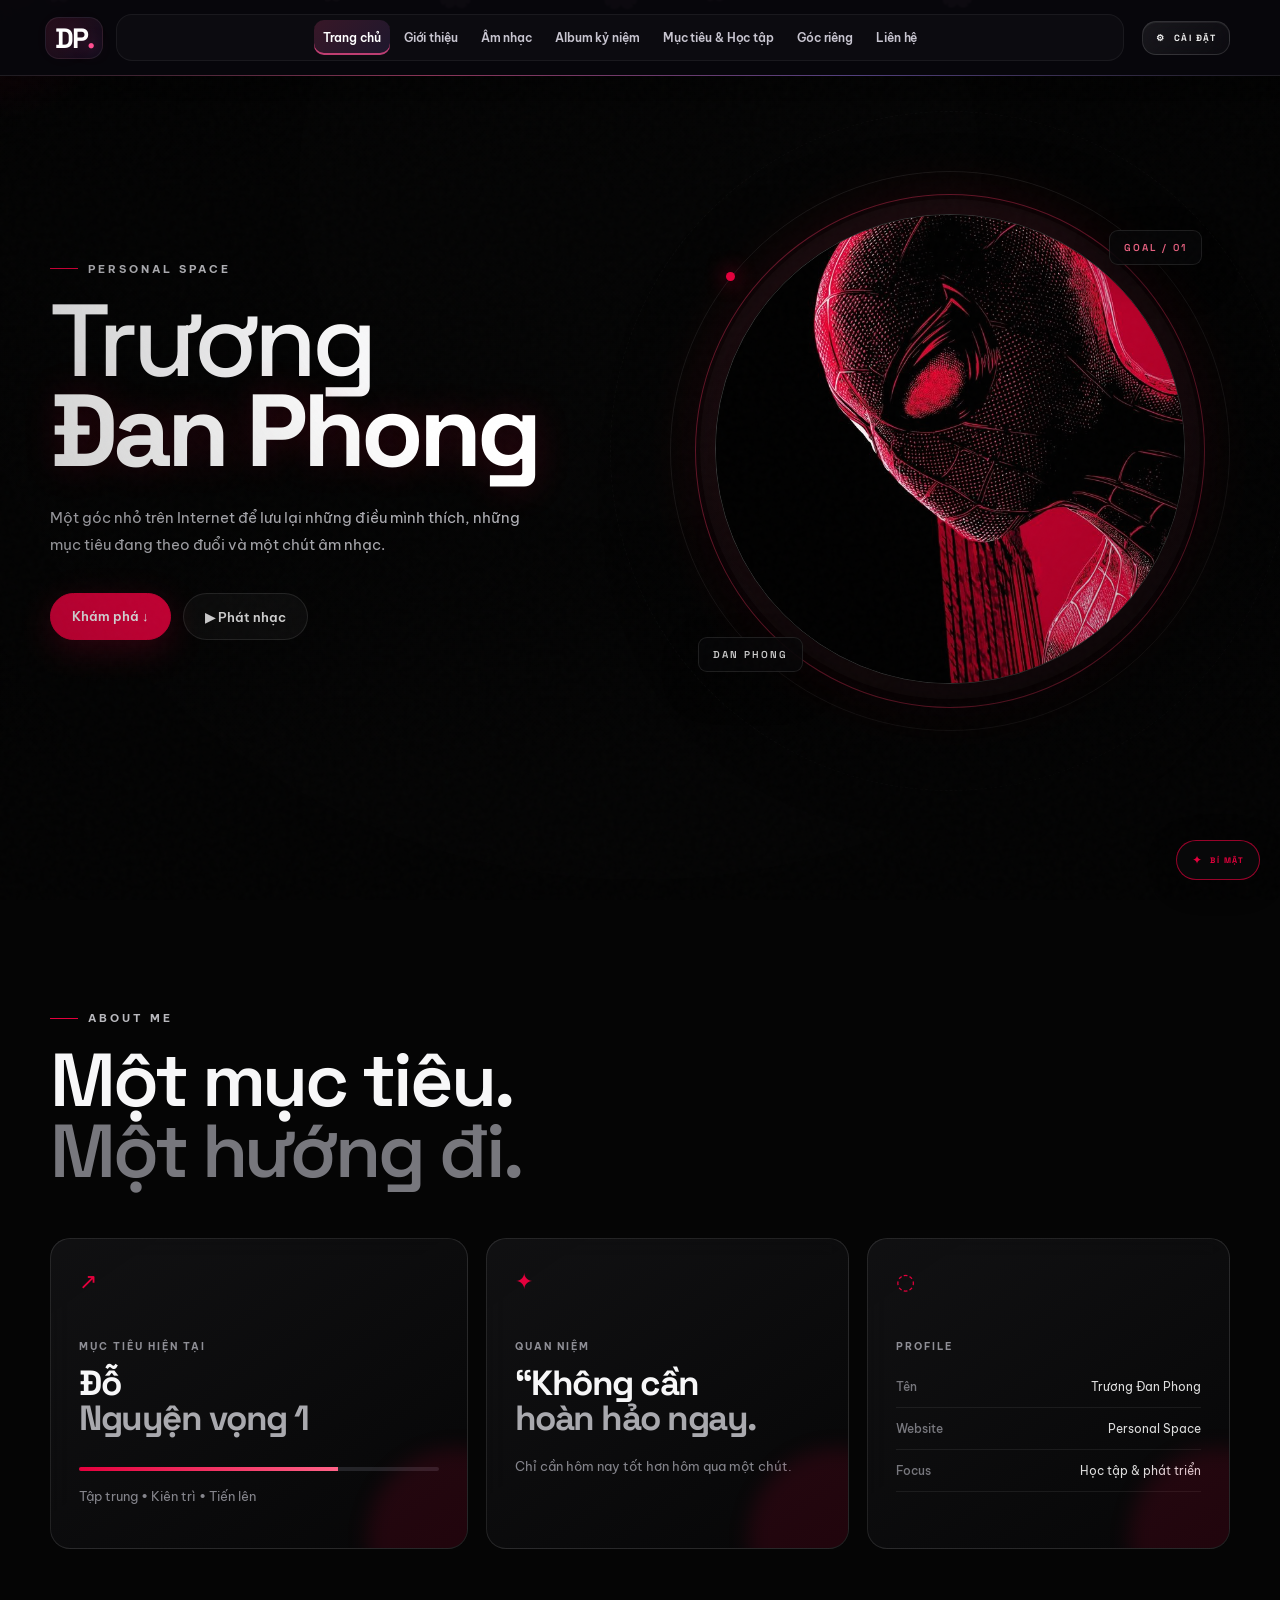
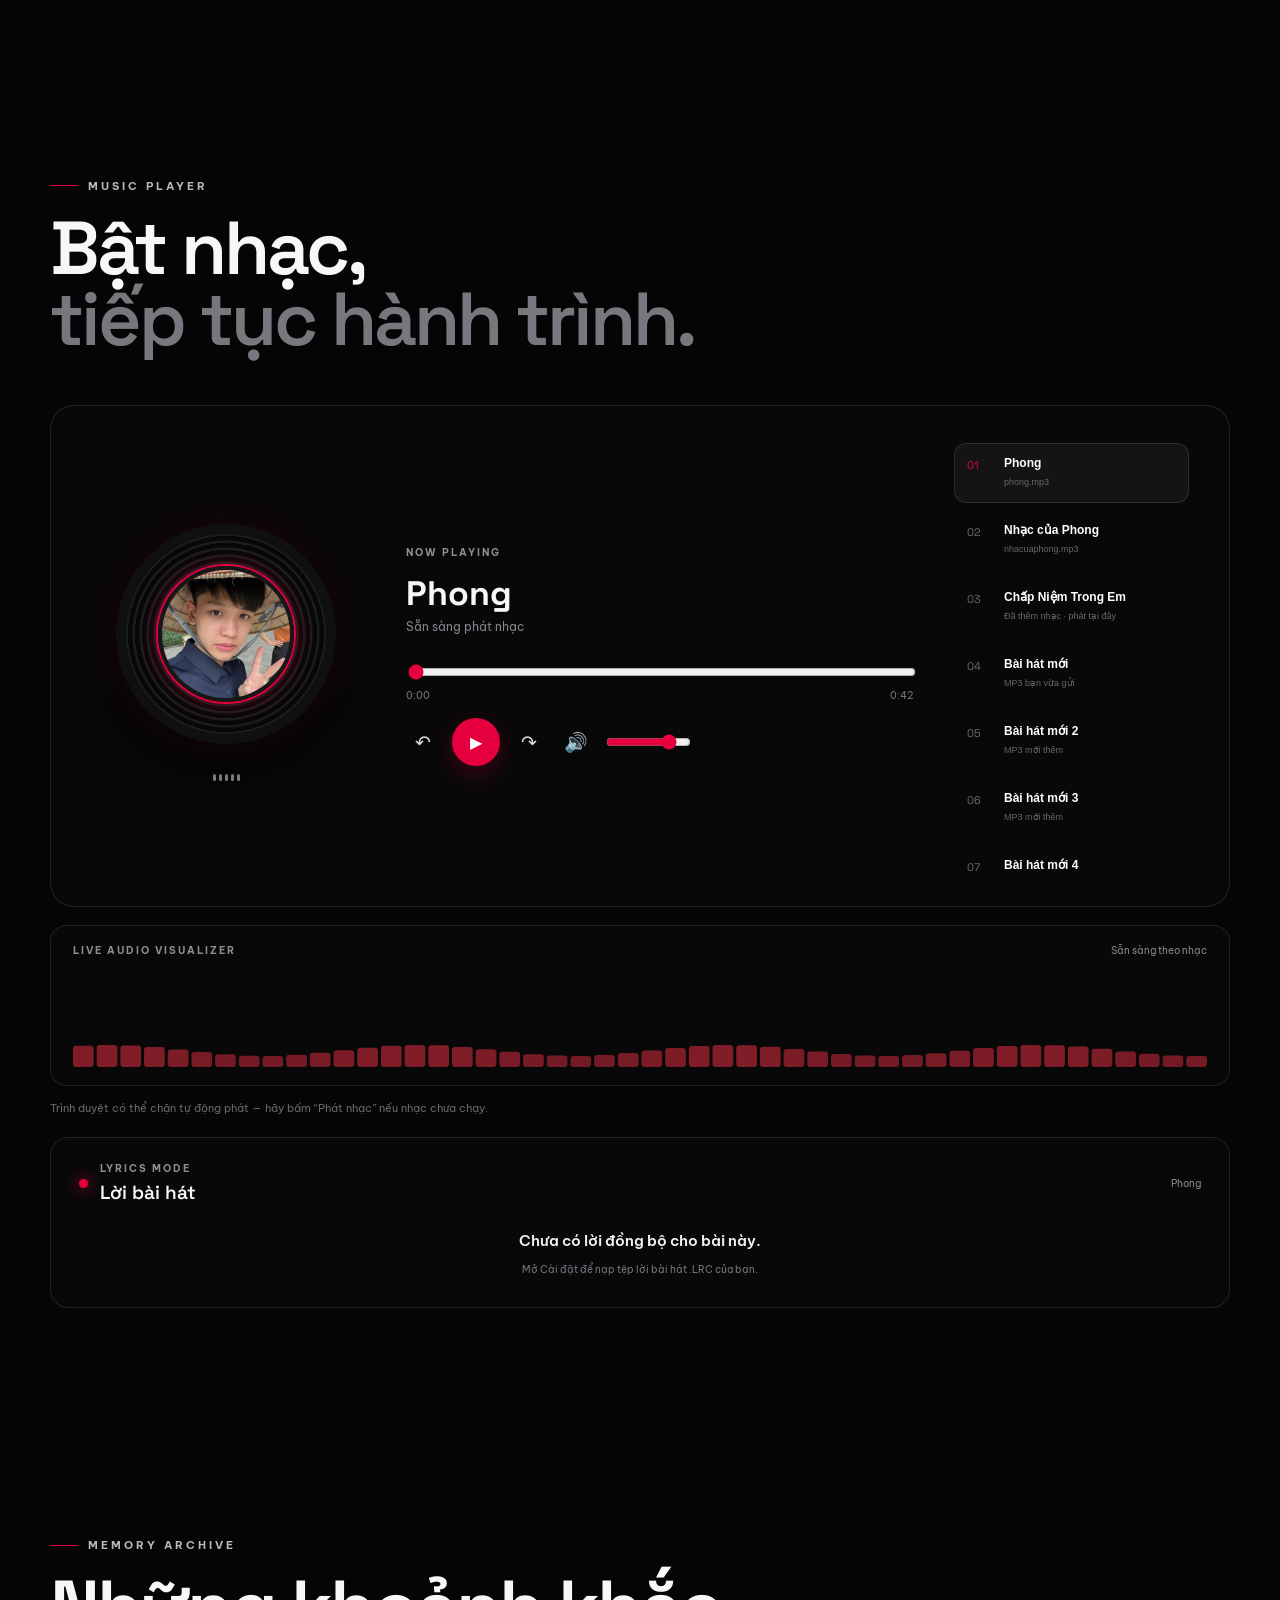
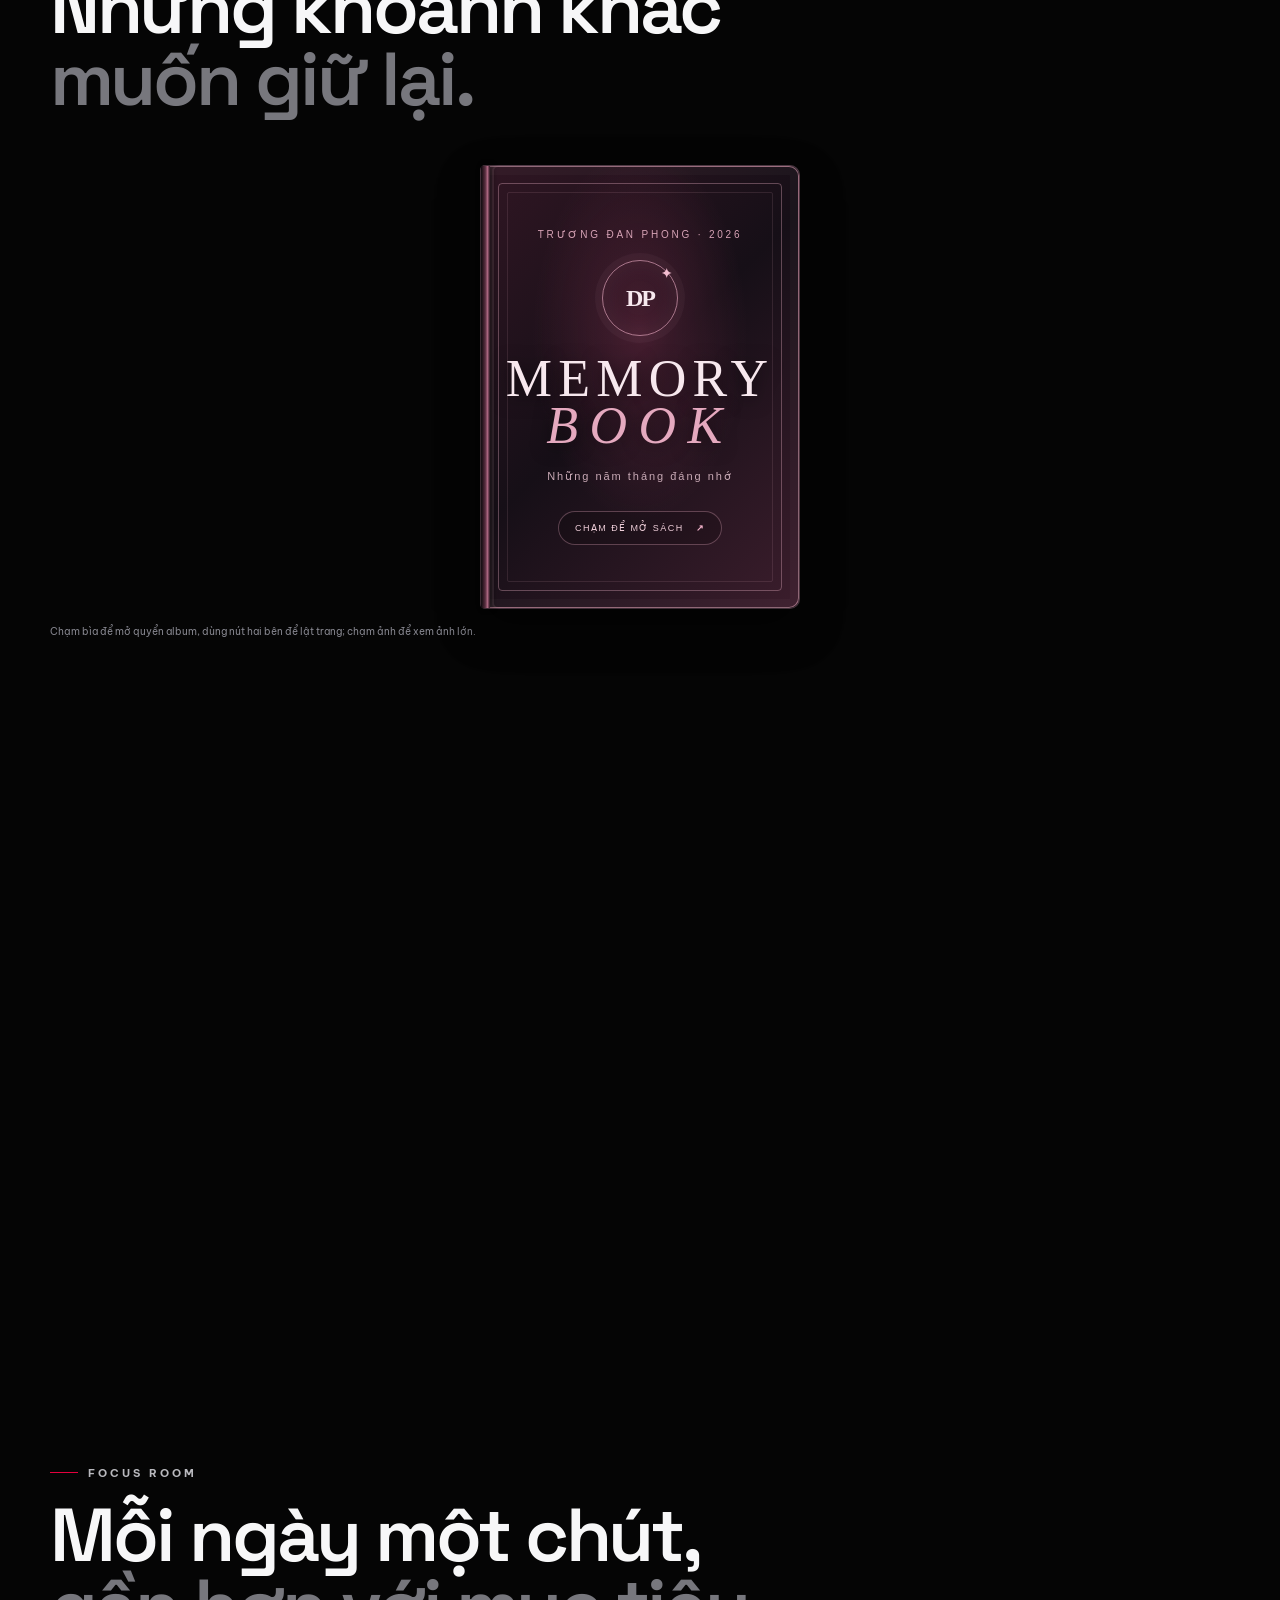
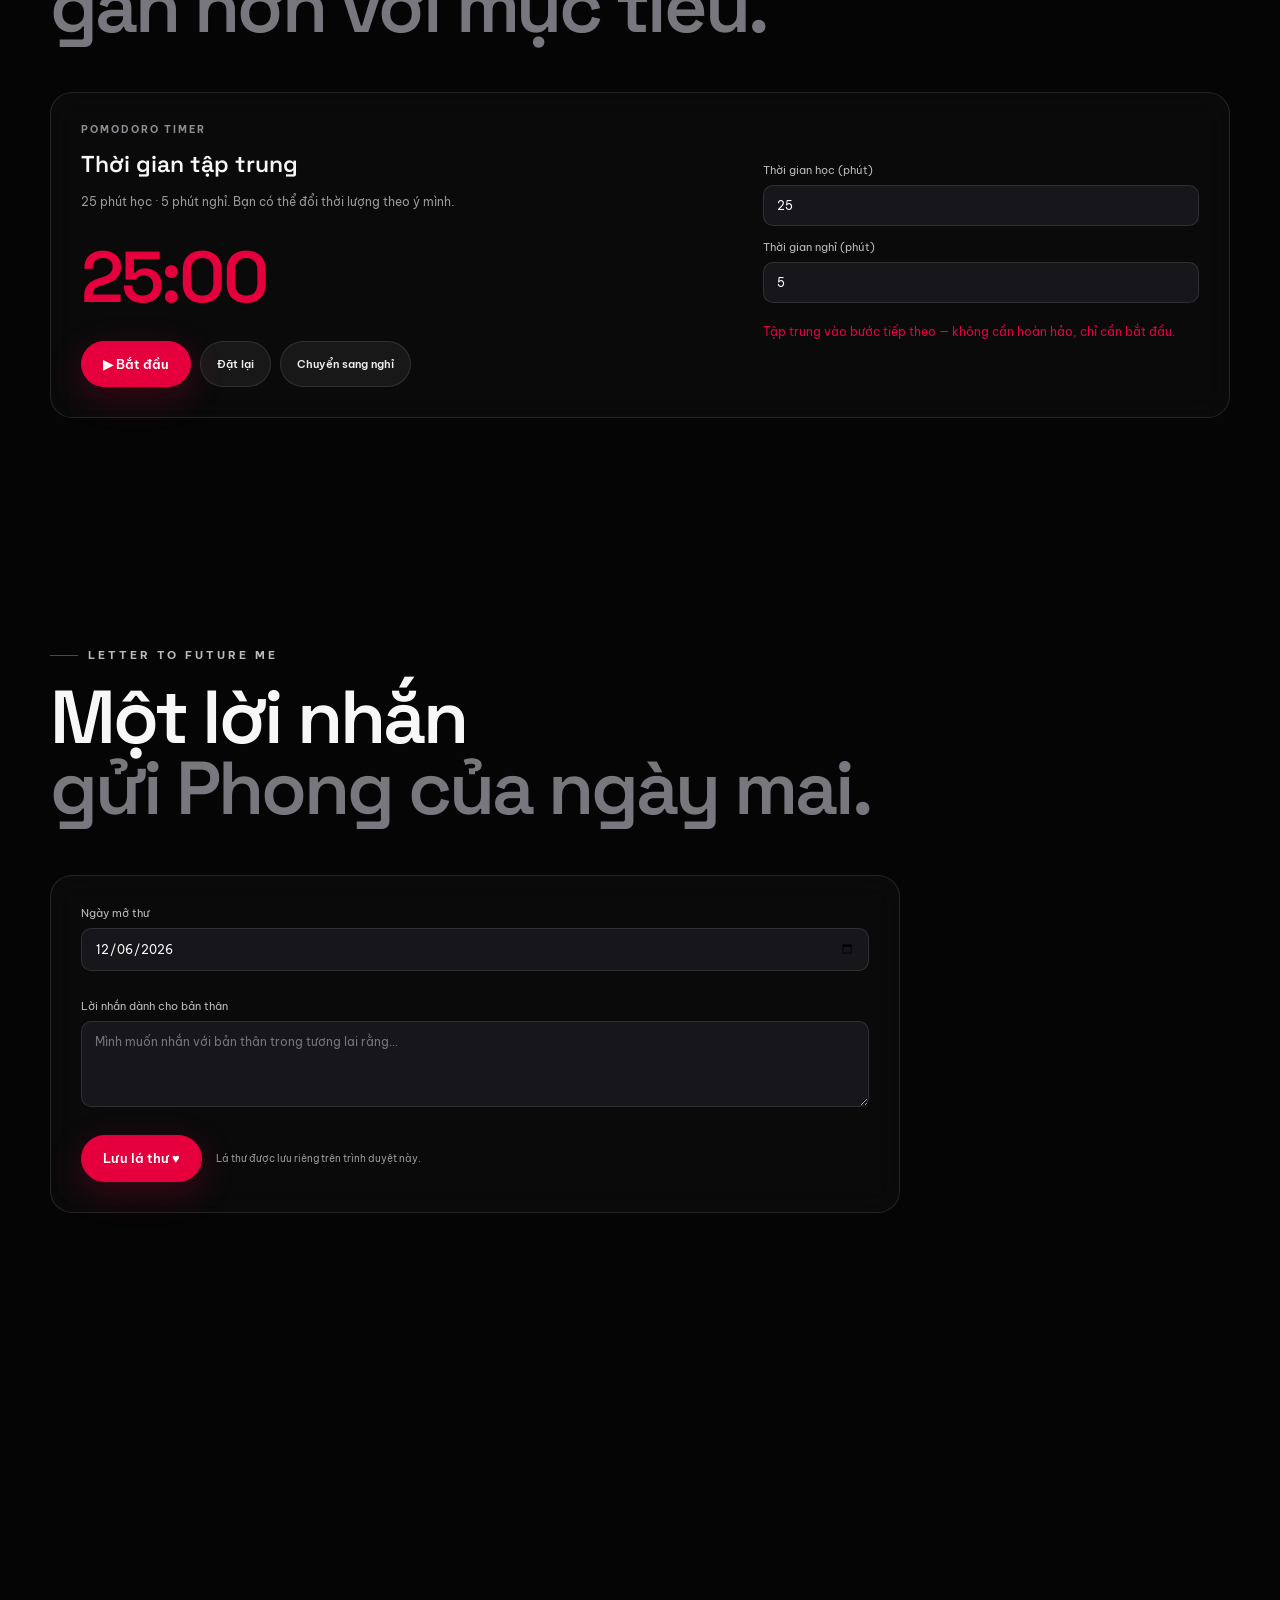
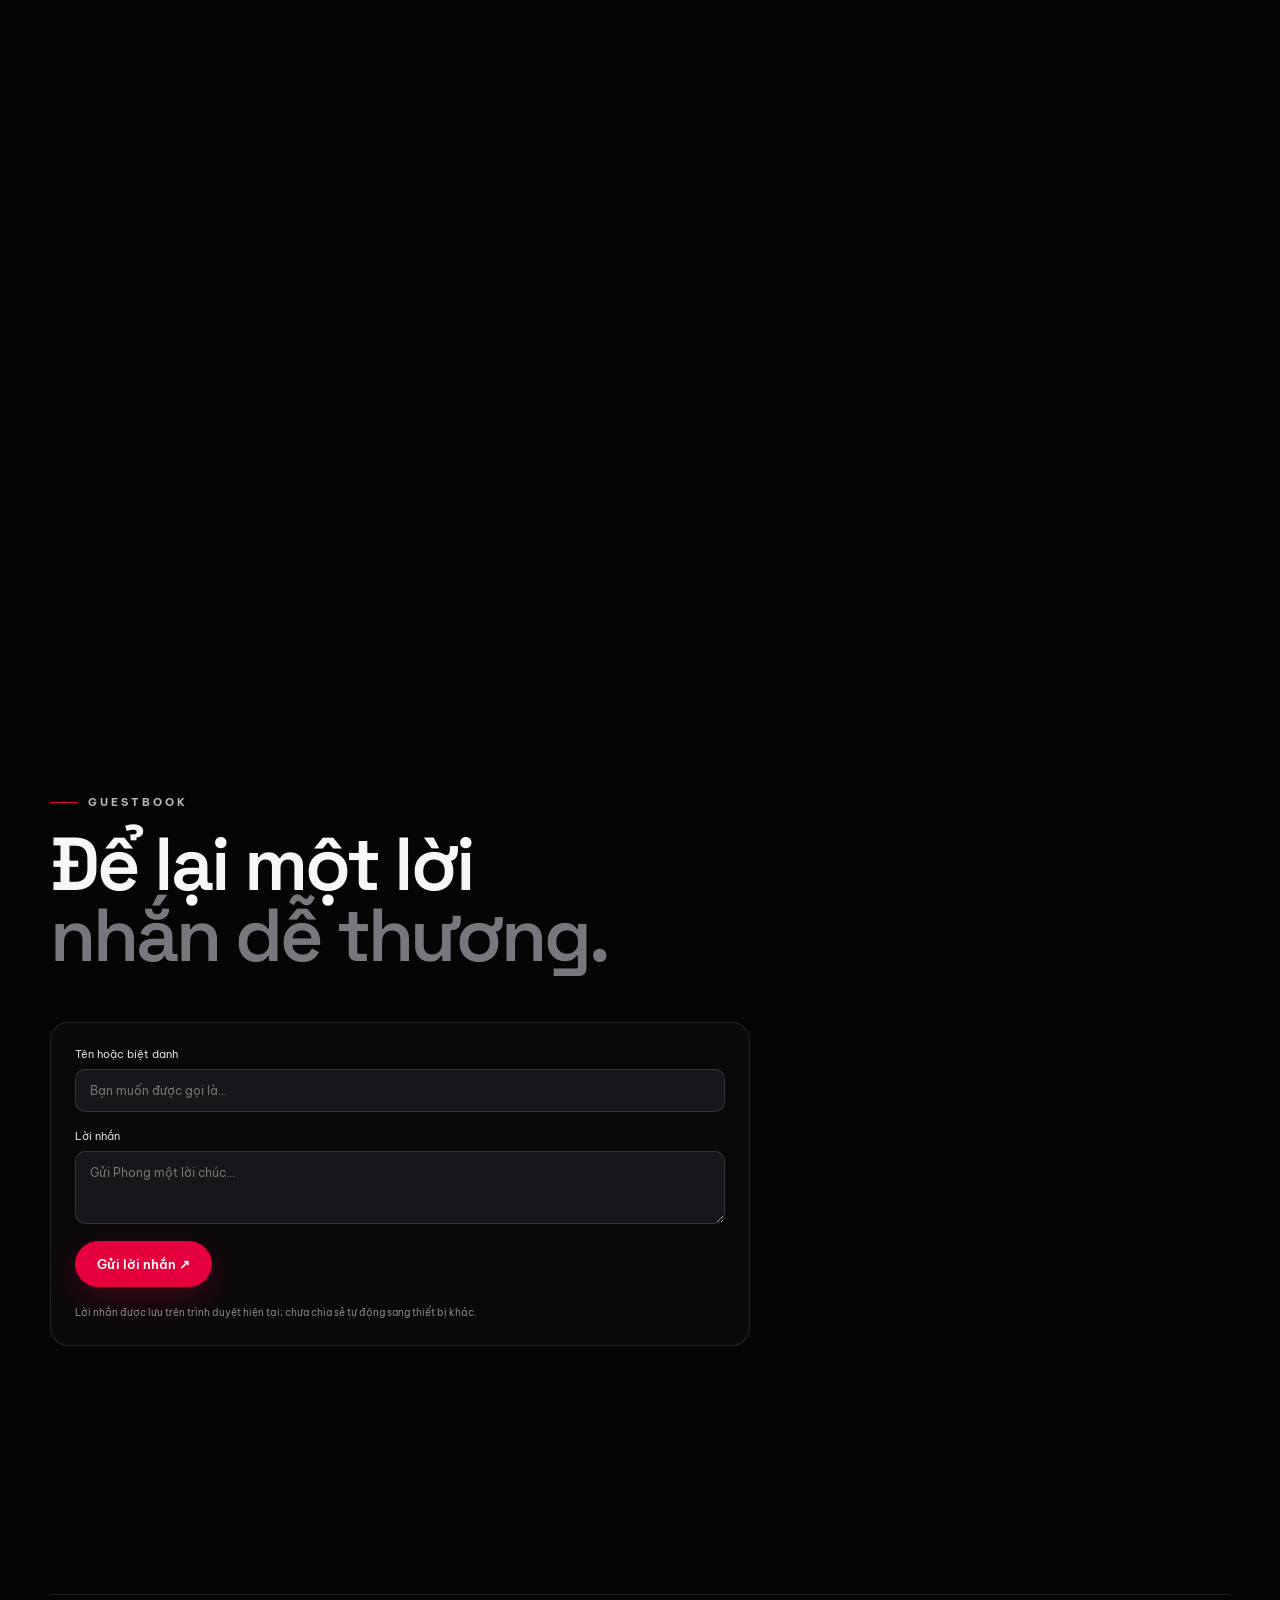
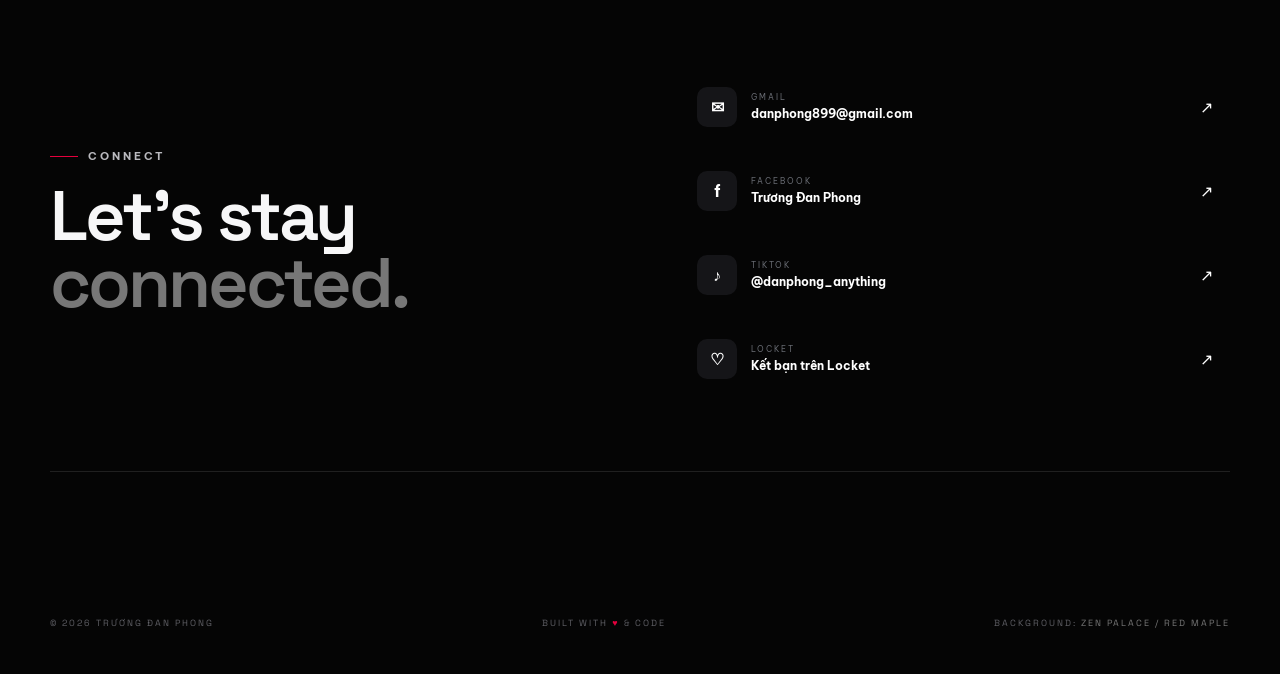
<file: index.html>
<!DOCTYPE html>
<html lang="vi">
<head>
  <meta charset="UTF-8" />
  <meta name="viewport" content="width=device-width, initial-scale=1.0" />
  <meta name="theme-color" content="#090909" />
  <meta name="description" content="Trang cá nhân của Trương Đan Phong." />
  <title>Trương Đan Phong — Personal Space</title>
  <link rel="stylesheet" href="style.css" />
  <meta name="google-site-verification" content="0ykB7G85hR7yE3mkYdB50hmFQmrDyuaSuJd6EAANnDs" />
</head>
<body>
  <div class="bg">
    <video class="bg-video" muted autoplay loop playsinline webkit-playsinline preload="metadata">
      <source src="https://moewalls.com/wp-content/uploads/preview/2026/zen-palace-japanese-red-maple-preview.webm" type="video/webm">
    </video>
  </div>
  <div class="noise"></div>
  <div id="petals" aria-hidden="true"></div>
  <div id="cursorGlow" aria-hidden="true"></div>

  <header class="topbar">
    <a class="brand" href="#home">DP<span>.</span></a>
    <nav aria-label="Điều hướng các mục">
      <a href="#home">Trang chủ</a>
      <a href="#about">Giới thiệu</a>
      <a href="#music">Âm nhạc</a>
      <a href="#memories">Album kỷ niệm</a>
      <a href="#countdown">Mục tiêu &amp; Học tập</a>
      <a href="#futureLetter">Góc riêng</a>
      <a href="#contact">Liên hệ</a>
    </nav>
    <div class="topbar-tools"><button class="settings-open" id="openSettings" aria-label="Mở cài đặt">⚙ <span>CÀI ĐẶT</span></button><button class="menu-btn" aria-label="Mở menu">☰</button></div>
  </header>

  <main id="home">
    <section class="hero">
      <div class="hero-copy reveal">
        <p class="eyebrow"><span></span> PERSONAL SPACE</p>
        <h1>Trương<br><strong>Đan Phong</strong></h1>
        <p class="intro">
          Một góc nhỏ trên Internet để lưu lại những điều mình thích,
          những mục tiêu đang theo đuổi và một chút âm nhạc.
        </p>
        <div class="hero-actions">
          <a class="btn primary" href="#about">Khám phá <span>↓</span></a>
          <button class="btn ghost" id="heroPlay">▶ Phát nhạc</button>
        </div>
      </div>

      <div class="hero-visual reveal">
        <div class="orbit orbit-1"></div>
        <div class="orbit orbit-2"></div>
        <div class="avatar-wrap" id="avatarWrap">
          <div class="avatar-ring"></div>
          <img loading="lazy" decoding="async" src="assets/avatar.jpg" alt="Ảnh đại diện Trương Đan Phong" class="avatar" />
        </div>
        <div class="floating-tag tag-1">GOAL / 01</div>
        <div class="floating-tag tag-2">DAN PHONG</div>
      </div>
    </section>

    <section class="section about" id="about">
      <div class="section-heading reveal">
        <p class="eyebrow"><span></span> ABOUT ME</p>
        <h2>Một mục tiêu.<br><em>Một hướng đi.</em></h2>
      </div>

      <div class="info-grid">
        <article class="info-card goal-card reveal tilt">
          <div class="card-icon">↗</div>
          <p class="card-label">MỤC TIÊU HIỆN TẠI</p>
          <h3>Đỗ<br><span>Nguyện vọng 1</span></h3>
          <div class="progress"><i></i></div>
          <p class="muted">Tập trung • Kiên trì • Tiến lên</p>
        </article>

        <article class="info-card reveal tilt">
          <div class="card-icon">✦</div>
          <p class="card-label">QUAN NIỆM</p>
          <h3>“Không cần<br><span>hoàn hảo ngay.</span></h3>
          <p class="quote">Chỉ cần hôm nay tốt hơn hôm qua một chút.</p>
        </article>

        <article class="info-card reveal tilt">
          <div class="card-icon">◌</div>
          <p class="card-label">PROFILE</p>
          <div class="mini-row"><b>Tên</b><span>Trương Đan Phong</span></div>
          <div class="mini-row"><b>Website</b><span>Personal Space</span></div>
          <div class="mini-row"><b>Focus</b><span>Học tập & phát triển</span></div>
        </article>
      </div>
    </section>

    <section class="section music" id="music">
      <div class="section-heading reveal">
        <p class="eyebrow"><span></span> MUSIC PLAYER</p>
        <h2>Bật nhạc,<br><em>tiếp tục hành trình.</em></h2>
      </div>

      <div class="player reveal">
        <div class="disc-area">
          <div class="disc" id="disc">
            <img class="disc-photo" id="discPhoto" src="assets/cover-phong.jpg" alt="Ảnh bìa bài đang phát" />
          </div>
          <span class="sound-wave"><i></i><i></i><i></i><i></i><i></i></span>
        </div>

        <div class="player-main">
          <p class="card-label">NOW PLAYING</p>
          <h3 id="trackTitle">Phong</h3>
          <p id="trackStatus">Sẵn sàng phát nhạc</p>

          <div class="progress-wrap">
            <input id="seek" type="range" min="0" max="100" value="0" aria-label="Tiến trình bài hát" />
            <div class="time"><span id="current">0:00</span><span id="duration">0:00</span></div>
          </div>

          <div class="controls">
            <button id="prev" aria-label="Bài trước">↶</button>
            <button id="play" class="play-btn" aria-label="Phát hoặc tạm dừng">▶</button>
            <button id="next" aria-label="Bài tiếp theo">↷</button>
            <button id="mute" aria-label="Tắt tiếng">🔊</button>
            <input id="volume" type="range" min="0" max="1" step="0.01" value="0.8" aria-label="Âm lượng" />
          </div>
        </div>

        <div class="playlist">
          <button class="track active" data-index="0">
            <span>01</span><b>Phong</b><small>phong.mp3</small>
          </button>
          <button class="track" data-index="1">
            <span>02</span><b>Nhạc của Phong</b><small>nhacuaphong.mp3</small>
          </button>
          <button class="track" data-index="2">
            <span>03</span><b>Chấp Niệm Trong Em</b><small>Đã thêm nhạc · phát tại đây</small>
          </button>
          <button class="track" data-index="3">
            <span>04</span><b>Bài hát mới</b><small>MP3 bạn vừa gửi</small>
          </button>
          <button class="track" data-index="4">
            <span>05</span><b>Bài hát mới 2</b><small>MP3 mới thêm</small>
          </button>
          <button class="track" data-index="5">
            <span>06</span><b>Bài hát mới 3</b><small>MP3 mới thêm</small>
          </button>
          <button class="track" data-index="6">
            <span>07</span><b>Bài hát mới 4</b><small>MP3 mới thêm</small>
          </button>
          <button class="track" data-index="7">
            <span>08</span><b>Nhạc bạn gửi 1</b><small>MP3 đã thêm</small>
          </button>
          <button class="track" data-index="8">
            <span>09</span><b>Nhạc bạn gửi 2</b><small>MP3 đã thêm</small>
          </button>
          <button class="track" data-index="9">
            <span>10</span><b>Nhạc bạn gửi 3</b><small>MP3 đã thêm</small>
          </button>
          <button class="track" data-index="10">
            <span>11</span><b>Nhạc bạn gửi 4</b><small>MP3 đã thêm</small>
          </button>
          <button class="track" data-index="11">
            <span>12</span><b>Nhạc mới bạn gửi</b><small>snaptik.vn_7692767814121262344.mp3</small>
          </button>
        </div>
      </div>
      <div class="visualizer-panel reveal"><div class="visualizer-heading"><span class="card-label">LIVE AUDIO VISUALIZER</span><span id="visualizerState">Sẵn sàng theo nhạc</span></div><canvas id="audioVisualizer" aria-label="Sóng nhạc chuyển động theo âm thanh"></canvas></div>
      <p class="music-note reveal">Trình duyệt có thể chặn tự động phát — hãy bấm “Phát nhạc” nếu nhạc chưa chạy.</p>
      <div class="lyrics-panel reveal" id="lyricsPanel">
        <div class="lyrics-head"><span class="lyrics-dot"></span><div><p class="card-label">LYRICS MODE</p><h3>Lời bài hát</h3></div><span class="lyrics-track" id="lyricsTrackName">Phong</span></div>
        <div class="lyrics-content" id="lyricsContent" aria-live="polite">Chưa có lời đồng bộ cho bài này.<br><small>Mở Cài đặt để nạp tệp lời bài hát .LRC của bạn.</small></div>
      </div>
    </section>


    <section class="section memories" id="memories">
      <div class="section-heading reveal">
        <p class="eyebrow"><span></span> MEMORY ARCHIVE</p>
        <h2>Những khoảnh khắc<br><em>muốn giữ lại.</em></h2>
      </div>
      <div class="memory-book" aria-label="Quyển album kỷ niệm">
        <div class="memory-book-spine" aria-hidden="true"></div>
        <button type="button" class="album-cover" id="albumCover" aria-expanded="false" aria-label="Mở quyển album kỷ niệm">
          <span class="cover-kicker">TRƯƠNG ĐAN PHONG · 2026</span>
          <span class="cover-emblem" aria-hidden="true">DP<span>✦</span></span>
          <span class="cover-title">MEMORY<br><em>BOOK</em></span>
          <span class="cover-subtitle">Những năm tháng đáng nhớ</span>
          <span class="cover-open-hint">CHẠM ĐỂ MỞ SÁCH <b>↗</b></span>
        </button>
        <div class="memory-book-label"><span>DP · MEMORY BOOK</span><span>Những trang thanh xuân</span></div>
      <div class="memory-grid">
        <button class="memory-card reveal" data-full="assets/memory-child-suit.jpg" data-caption="Phong ngày bé trong bộ vest nhỏ — những năm tháng đầu đời"><img loading="lazy" decoding="async" src="assets/memory-child-suit.jpg" alt="Phong ngày bé mặc vest"><span><b>01 / Những năm đầu đời</b><small>Phong ngày bé trong bộ vest nhỏ</small></span></button>
        <button class="memory-card reveal" data-full="assets/memory-child-smile.jpg" data-caption="Nụ cười tuổi thơ — một ký ức trong veo"><img loading="lazy" decoding="async" src="assets/memory-child-smile.jpg" alt="Phong ngày bé mỉm cười"><span><b>02 / Nụ cười tuổi thơ</b><small>Một khoảnh khắc thật trong veo</small></span></button>
        <button class="memory-card reveal" data-full="assets/memory-child-united.jpg" data-caption="Phong ngày bé với chiếc áo bóng đá yêu thích"><img loading="lazy" decoding="async" src="assets/memory-child-united.jpg" alt="Phong ngày bé mặc áo bóng đá"><span><b>03 / Ngày tháng vô tư</b><small>Tuổi thơ và chiếc áo bóng đá</small></span></button>
        <button class="memory-card reveal" data-full="assets/memory-child-helmet.jpg" data-caption="Phong ngày bé đội chiếc mũ bảo hiểm đỏ"><img loading="lazy" decoding="async" src="assets/memory-child-helmet.jpg" alt="Phong ngày bé đội mũ bảo hiểm đỏ"><span><b>04 / Một ngày bé xíu</b><small>Thời gian đã đi qua</small></span></button>
        <button class="memory-card reveal" data-full="assets/memory-family-hoalu.jpg" data-caption="Một chuyến đi Hoa Lư cùng gia đình"><img loading="lazy" decoding="async" src="assets/memory-family-hoalu.jpg" alt="Gia đình trong chuyến đi Hoa Lư"><span><b>05 / Chuyến đi cùng gia đình</b><small>Điều quý giá nhất trong hành trình</small></span></button>
        <button class="memory-card reveal" data-full="assets/memory-hoalu-lake.jpg" data-caption="Khoảnh khắc bên hồ trong chuyến đi Hoa Lư"><img loading="lazy" decoding="async" src="assets/memory-hoalu-lake.jpg" alt="Phong bên hồ và núi đá ở Hoa Lư"><span><b>06 / Bên hồ Hoa Lư</b><small>Một góc bình yên của chuyến đi</small></span></button>
        <button class="memory-card reveal" data-full="assets/memory-hoalu.jpg" data-caption="Dấu ấn chuyến đi Phố cổ Hoa Lư"><img loading="lazy" decoding="async" src="assets/memory-hoalu.jpg" alt="Kỷ niệm Phố cổ Hoa Lư"><span><b>07 / Phố cổ Hoa Lư</b><small>Dấu ấn của một chuyến đi</small></span></button>
        <button class="memory-card reveal" data-full="assets/memory-newspaper.jpg" data-caption="Tờ báo kỷ niệm về Phố cổ Hoa Lư"><img loading="lazy" decoding="async" src="assets/memory-newspaper.jpg" alt="Tờ báo kỷ niệm Hoa Lư"><span><b>08 / Dấu ấn được lưu lại</b><small>Một kỷ niệm có thể cầm trên tay</small></span></button>
        <button class="memory-card reveal" data-full="assets/memory-kayak-sunset.jpg" data-caption="Ngắm hoàng hôn trên hồ từ chiếc ván chèo"><img loading="lazy" decoding="async" src="assets/memory-kayak-sunset.jpg" alt="Chèo ván trên hồ lúc hoàng hôn"><span><b>09 / Hoàng hôn trên hồ</b><small>Một buổi chiều thật yên</small></span></button>
        <button class="memory-card reveal" data-full="assets/memory-friends-selfie.jpg" data-caption="Một tấm selfie cùng người bạn"><img loading="lazy" decoding="async" src="assets/memory-friends-selfie.jpg" alt="Tấm selfie cùng một người bạn"><span><b>10 / Có nhau</b><small>Một tấm hình đáng giữ</small></span></button>
        <button class="memory-card reveal" data-full="assets/memory-phong-market.jpg" data-caption="Một ngày dạo phố với chiếc áo hồng nhạt"><img loading="lazy" decoding="async" src="assets/memory-phong-market.jpg" alt="Đan Phong trong chiếc áo hồng nhạt ở khu chợ"><span><b>11 / Một ngày dạo phố</b><small>Những khoảnh khắc đời thường</small></span></button>
        <button class="memory-card reveal" data-full="assets/memory-pink-fan.jpg" data-caption="Chiếc quạt nhỏ màu hồng trong một khoảnh khắc thường ngày"><img loading="lazy" decoding="async" src="assets/memory-pink-fan.jpg" alt="Tay cầm chiếc quạt nhỏ màu hồng"><span><b>12 / Điều nhỏ xinh</b><small>Những điều giản dị cũng đáng nhớ</small></span></button>
        <button class="memory-card reveal" data-full="assets/memory-little-moments.jpg" data-caption="Một góc nhỏ của ngày thường"><img loading="lazy" decoding="async" src="assets/memory-little-moments.jpg" alt="Bóng người và chiếc túi trên nền gạch"><span><b>13 / Một góc nhỏ</b><small>Kỷ niệm chẳng cần lý do</small></span></button>
      </div>
      </div>
        <div class="album-controls" aria-label="Điều khiển lật trang album">
          <button type="button" class="album-turn" id="albumPrev" aria-label="Lật về trang trước">‹ <span>Trang trước</span></button>
          <span class="album-page-count" id="albumPageCount" aria-live="polite">Trang 1 / 4</span>
          <button type="button" class="album-turn album-close-book" id="albumCloseBook" aria-label="Gập sách lại">Gập sách lại</button>
          <button type="button" class="album-turn" id="albumNext" aria-label="Lật sang trang tiếp theo"><span>Trang sau</span> ›</button>
        </div>
      </div>
      <p class="section-hint">Chạm bìa để mở quyển album, dùng nút hai bên để lật trang; chạm ảnh để xem ảnh lớn.</p>
    </section>

    <section class="section countdown-section" id="countdown">
      <div class="countdown-card reveal">
        <div class="countdown-copy"><p class="eyebrow"><span></span> THE GOAL</p><h2>Đếm ngược đến<br><em>Nguyện vọng 1.</em></h2><p>Đi từng bước nhỏ, tiến gần hơn đến mục tiêu của mình.</p><label class="exam-date-label">Ngày thi · 11/06/2027, 07:30 <input type="date" id="examDate" value="2027-06-11"></label></div>
        <div class="countdown-clock" aria-live="polite"><div><strong id="daysLeft">---</strong><span>NGÀY</span></div><div><strong id="hoursLeft">--</strong><span>GIỜ</span></div><div><strong id="minsLeft">--</strong><span>PHÚT</span></div><div><strong id="secsLeft">--</strong><span>GIÂY</span></div><p id="countdownMessage">Mục tiêu: Đỗ Nguyện vọng 1</p></div>
      </div>
    </section>

    <section class="section focus-section" id="study">
      <div class="section-heading reveal"><p class="eyebrow"><span></span> FOCUS ROOM</p><h2>Mỗi ngày một chút,<br><em>gần hơn với mục tiêu.</em></h2></div>
      <div class="focus-card reveal"><div><p class="card-label">POMODORO TIMER</p><h3 id="pomodoroMode">Thời gian tập trung</h3><p class="focus-hint">25 phút học · 5 phút nghỉ. Bạn có thể đổi thời lượng theo ý mình.</p><div class="pomodoro-time" id="pomodoroDisplay">25:00</div><div class="pomodoro-controls"><button class="btn primary" id="pomodoroStart">▶ Bắt đầu</button><button class="btn secondary" id="pomodoroReset">Đặt lại</button><button class="btn secondary" id="pomodoroModeBtn">Chuyển sang nghỉ</button></div></div><div class="focus-side"><label>Thời gian học (phút)<input id="studyMinutes" type="number" min="1" max="120" value="25"></label><label>Thời gian nghỉ (phút)<input id="breakMinutes" type="number" min="1" max="60" value="5"></label><p id="focusQuote">Tập trung vào bước tiếp theo — không cần hoàn hảo, chỉ cần bắt đầu.</p></div></div>
    </section>

    <section class="section future-letter-section" id="futureLetter">
      <div class="section-heading reveal"><p class="eyebrow"><span></span> LETTER TO FUTURE ME</p><h2>Một lời nhắn<br><em>gửi Phong của ngày mai.</em></h2></div>
      <form class="future-letter-card reveal" id="futureLetterForm"><label>Ngày mở thư<input id="letterDate" type="date" required></label><label>Lời nhắn dành cho bản thân<textarea id="letterText" rows="4" maxlength="1200" placeholder="Mình muốn nhắn với bản thân trong tương lai rằng…" required></textarea></label><div class="future-letter-actions"><button class="btn primary" type="submit">Lưu lá thư ♥</button><span id="letterStatus" aria-live="polite">Lá thư được lưu riêng trên trình duyệt này.</span></div><div id="letterReveal" class="letter-reveal" hidden></div></form>
    </section>

    <section class="section mission-section" id="secretMission">
      <div class="section-heading reveal"><p class="eyebrow"><span></span> LITTLE SECRET QUEST</p><h2>Một bí mật đang<br><em>chờ được tìm thấy.</em></h2><p class="section-hint">Ba dấu ấn đã được giấu quanh tấm bản đồ. Tìm đủ để mở chiếc hộp dành riêng cho Phong.</p></div>
      <div class="mission-card mission-vault reveal">
        <div class="quest-topline"><span>PHONG'S ARCHIVE</span><span id="missionCount">0 / 3 FOUND</span></div>
        <div class="quest-map" aria-label="Bản đồ tìm dấu ấn">
          <div class="map-orbit orbit-one"></div><div class="map-orbit orbit-two"></div>
          <span class="map-coordinate coord-a">N 21°</span><span class="map-coordinate coord-b">E 105°</span>
          <button class="mission-star star-a" data-star="0" aria-label="Tìm dấu ấn thứ nhất" title="Một ánh sáng nhỏ">✦</button>
          <button class="mission-star star-b" data-star="1" aria-label="Tìm dấu ấn thứ hai" title="Dấu vết thứ hai">✦</button>
          <button class="mission-star star-c" data-star="2" aria-label="Tìm dấu ấn thứ ba" title="Dấu vết cuối cùng">✦</button>
          <div class="quest-lock" id="questLock"><span class="lock-icon">⌑</span><b>HỘP KỶ NIỆM</b><small>Đang khóa · 3 dấu ấn cần tìm</small></div>
        </div>
        <div class="quest-progress"><span id="questProgressFill"></span></div>
        <p id="missionStatus" aria-live="polite">Chạm vào những ánh sao ẩn trên bản đồ để lần theo manh mối.</p>
        <div id="missionReward" class="mission-reward" hidden><div class="reward-sparkle">✧</div><p class="reward-kicker">ARCHIVE UNLOCKED</p><h3>Một lời nhắn dành riêng cho Phong</h3><p>Không phải ngày nào cũng rực rỡ, nhưng từng bước nhỏ bạn cố gắng đều có ý nghĩa. Mong Phong của tương lai sẽ nhìn lại hôm nay bằng một nụ cười — vì bạn đã đi xa hơn mình tưởng. ♥</p><button type="button" class="btn secondary" id="questReplay">Cất bí mật lại ↺</button></div>
      </div>
    </section>

    <section class="section guestbook-section" id="guestbook">
      <div class="section-heading reveal"><p class="eyebrow"><span></span> GUESTBOOK</p><h2>Để lại một lời<br><em>nhắn dễ thương.</em></h2></div>
      <form id="guestbookForm" class="guestbook-form reveal"><label>Tên hoặc biệt danh<input id="guestName" maxlength="40" placeholder="Bạn muốn được gọi là…" required></label><label>Lời nhắn<textarea id="guestMessage" maxlength="240" rows="3" placeholder="Gửi Phong một lời chúc…" required></textarea></label><button class="btn primary" type="submit">Gửi lời nhắn <span>↗</span></button><p class="section-hint">Lời nhắn được lưu trên trình duyệt hiện tại; chưa chia sẻ tự động sang thiết bị khác.</p></form>
      <div id="letterSentAnimation" class="letter-sent-animation" aria-live="polite" aria-hidden="true">
        <div class="sent-envelope" aria-hidden="true"><div class="envelope-back"></div><div class="envelope-paper"><span>♥</span></div><div class="envelope-flap"></div><div class="envelope-front"></div></div>
        <p class="sent-letter-title">Lời nhắn đã được gửi ♥</p><p class="sent-letter-caption">Một chiếc thư nhỏ đã được khép lại cẩn thận.</p>
      </div>
      <div id="guestbookList" class="guestbook-list" aria-live="polite"></div>
    </section>

    <div class="memory-lightbox" id="memoryLightbox" aria-hidden="true"><button id="closeMemory" aria-label="Đóng ảnh">×</button><img id="lightboxImage" src="assets/avatar.jpg" alt="Ảnh phóng to"><p id="lightboxCaption"></p></div>
    <button class="secret-button" id="secretButton" aria-label="Mở thông điệp bí mật">✦ <span>BÍ MẬT</span></button>
    <div class="secret-modal" id="secretModal" aria-hidden="true"><div class="secret-card secret-game-card"><button id="closeSecret" aria-label="Đóng">×</button><p class="eyebrow"><span></span> PHONG'S SECRET ROOM</p><h2>Mở một chiếc thư bí mật ✉</h2><p class="secret-intro">Có ba phong thư dành riêng cho bạn. Chọn một chiếc để khám phá thông điệp bên trong nhé.</p><div class="secret-envelopes" role="group" aria-label="Chọn phong thư"><button class="secret-envelope-choice" data-secret="0"><span>✉</span><small>Gửi hôm nay</small></button><button class="secret-envelope-choice" data-secret="1"><span>♡</span><small>Gửi ngày mai</small></button><button class="secret-envelope-choice" data-secret="2"><span>✦</span><small>Gửi tương lai</small></button></div><div class="secret-message" id="secretMessage" aria-live="polite" hidden></div><button class="btn primary" id="secretOkay">Cất lời nhắn vào tim ♥</button></div></div>

    <section class="section contact" id="contact">
      <div class="contact-box reveal">
        <div>
          <p class="eyebrow"><span></span> CONNECT</p>
          <h2>Let's stay<br><em>connected.</em></h2>
        </div>
        <div class="socials">
          <a class="social" href="mailto:danphong899@gmail.com">
            <span class="social-icon">✉</span>
            <span><small>GMAIL</small><b>danphong899@gmail.com</b></span>
            <span>↗</span>
          </a>
          <a class="social" href="https://www.facebook.com/danphong2510" target="_blank" rel="noopener noreferrer">
            <span class="social-icon">f</span>
            <span><small>FACEBOOK</small><b>Trương Đan Phong</b></span>
            <span>↗</span>
          </a>
          <a class="social" href="https://www.tiktok.com/@danphong_anything?_r=1&_t=ZS-9All04KYXDw" target="_blank" rel="noopener noreferrer">
            <span class="social-icon">♪</span>
            <span><small>TIKTOK</small><b>@danphong_anything</b></span>
            <span>↗</span>
          </a>
          <a class="social" href="https://locket.camera/invites/0wFlr51EKHVgOzYC9gHTYhqnAOE29a54fbbd52b5c818?type=UsernameLink" target="_blank" rel="noopener noreferrer">
            <span class="social-icon">♡</span>
            <span><small>LOCKET</small><b>Kết bạn trên Locket</b></span>
            <span>↗</span>
          </a>
        </div>
      </div>
    </section>
  </main>

  <footer>
    <span>© 2026 TRƯƠNG ĐAN PHONG</span>
    <span>BUILT WITH <b>♥</b> &amp; CODE</span><span>BACKGROUND: <a href="https://moewalls.com/landscape/zen-palace-japanese-red-maple-live-wallpaper/" target="_blank" rel="noopener noreferrer" style="color:#777;text-decoration:none">ZEN PALACE / RED MAPLE</a></span>
  </footer>


  <div class="settings-backdrop" id="settingsBackdrop" aria-hidden="true">
    <aside class="settings-panel" role="dialog" aria-modal="true" aria-labelledby="settingsTitle">
      <div class="settings-heading"><div><p class="eyebrow"><span></span> PERSONALIZE</p><h2 id="settingsTitle">Không gian của bạn</h2><p>Mọi lựa chọn được lưu riêng trên trình duyệt này.</p></div><button id="closeSettings" class="settings-close" aria-label="Đóng cài đặt">×</button></div>
      <label class="setting-field"><span>Nền video</span><select id="backgroundChoice"><option value="zen">Zen Palace · Red Maple</option><option value="meadow">Lone Tree Meadow</option><option value="cars">Nissan GTR × McLaren</option><option value="knight">Knight · Red Cloak</option><option value="rainyPetals">Rainy Petals · NTE</option><option value="none">Không dùng video</option></select></label>
      <label class="setting-field"><span>Màu chủ đạo</span><select id="themeChoice"><option value="red">Đỏ ruby</option><option value="pink">Hồng sakura</option><option value="blue">Xanh băng</option><option value="purple">Tím neon</option><option value="green">Xanh ngọc</option><option value="gold">Vàng champagne</option><option value="white">Trắng bạc</option></select></label>
      <label class="setting-field"><span>Hiệu ứng hoa</span><select id="effectChoice"><option value="sakura">Hoa anh đào nở nhẹ</option><option value="hearts">Trái tim</option><option value="maple">Lá phong</option><option value="snow">Bông tuyết</option><option value="stars">Ngôi sao</option><option value="embers">Tàn lửa</option><option value="none">Tắt hiệu ứng</option></select></label>
      <div class="setting-toggles"><label><span>Ánh sáng theo chuột</span><input type="checkbox" id="glowChoice" checked></label><label><span>Hiệu ứng 3D</span><input type="checkbox" id="tiltChoice" checked></label></div>
      <div class="setting-field lrc-field"><span>Lời bài hát đồng bộ (.LRC)</span><p>Nạp tệp lời có mốc thời gian để hiển thị theo nhạc. Tệp chỉ được đọc trong trình duyệt của bạn.</p><label class="lrc-upload">Chọn tệp .LRC<input type="file" id="lrcUpload" accept=".lrc,text/plain"></label><small id="lrcStatus">Chưa nạp tệp lời bài hát.</small></div>
      <button class="settings-reset" id="resetSettings">Khôi phục cài đặt mặc định</button>
      <p class="settings-footnote">Cài đặt không làm thay đổi website của người khác.</p>
    </aside>
  </div>

  <audio id="audio"></audio>
  <script src="script.js"></script>
</body>
</html>
</file>
<file: style.css>
@import url('https://fonts.googleapis.com/css2?family=Be+Vietnam+Pro:wght@400;500;600;700;800&family=Space+Grotesk:wght@400;500;600;700&display=swap');

:root{
  --red:#e5003d;
  --red2:#ff174f;
  --pink:#ff4d78;
  --black:#050505;
  --panel:rgba(14,14,16,.74);
  --line:rgba(255,255,255,.11);
  --text:#f7f7f8;
  --muted:#a8a8ae;
}
*{box-sizing:border-box}
html{scroll-behavior:smooth}
body{
  margin:0;background:var(--black);color:var(--text);
  font-family:"Be Vietnam Pro",Arial,sans-serif;overflow-x:hidden;
}
body:before{
  content:"";position:fixed;inset:0;pointer-events:none;z-index:40;
  background:radial-gradient(circle at 50% 20%,transparent 0 35%,rgba(0,0,0,.35) 100%);
}
.bg{
  position:fixed;inset:0;z-index:-4;overflow:hidden;background:#050505;
}
.bg-video{
  position:absolute;inset:0;width:100%;height:100%;object-fit:cover;
  filter:saturate(1.12) contrast(1.06);
  transform:scale(1.035);
}

.bg:after{
  content:"";position:absolute;inset:0;
  background:linear-gradient(180deg,rgba(0,0,0,.28),#050505 88%);
}
.noise{
  position:fixed;inset:0;z-index:50;pointer-events:none;opacity:.035;
  background-image:url("data:image/svg+xml,%3Csvg viewBox='0 0 180 180' xmlns='http://www.w3.org/2000/svg'%3E%3Cfilter id='n'%3E%3CfeTurbulence type='fractalNoise' baseFrequency='.85' numOctaves='4' stitchTiles='stitch'/%3E%3C/filter%3E%3Crect width='100%25' height='100%25' filter='url(%23n)' opacity='.55'/%3E%3C/svg%3E");
}
#cursorGlow{
  position:fixed;width:260px;height:260px;border-radius:50%;pointer-events:none;
  background:radial-gradient(circle,rgba(229,0,61,.12),transparent 65%);
  transform:translate(-50%,-50%);z-index:2;mix-blend-mode:screen;
}
#petals{position:fixed;inset:0;pointer-events:none;z-index:35;overflow:hidden}
.petal{
  position:absolute;top:-30px;width:11px;height:16px;background:#ff6c91;
  border-radius:70% 30% 70% 30%;opacity:.75;filter:drop-shadow(0 0 4px rgba(255,50,100,.5));
  animation:fall linear infinite;
}
@keyframes fall{
  0%{transform:translate3d(0,-40px,0) rotate(0deg)}
  25%{transform:translate3d(55px,28vh,0) rotate(110deg)}
  50%{transform:translate3d(-35px,55vh,0) rotate(220deg)}
  75%{transform:translate3d(65px,80vh,0) rotate(300deg)}
  100%{transform:translate3d(-20px,112vh,0) rotate(420deg)}
}
.topbar{
  width:min(1180px,calc(100% - 48px));margin:0 auto;padding:25px 0;
  display:flex;align-items:center;justify-content:space-between;position:relative;z-index:60;
}
.brand{font-family:"Space Grotesk";font-weight:800;font-size:25px;color:white;text-decoration:none;letter-spacing:-1px}
.brand span{color:var(--red)}
nav{display:flex;gap:30px}
nav a{color:#cfcfd3;text-decoration:none;font-size:13px;transition:.25s}
nav a:hover{color:white}
.menu-btn{display:none;background:none;border:0;color:white;font-size:23px}
main{width:min(1180px,calc(100% - 48px));margin:auto}
.hero{min-height:calc(100vh - 80px);display:grid;grid-template-columns:1fr 1fr;align-items:center;gap:60px;padding:30px 0 100px}
.eyebrow{font-size:11px;letter-spacing:3px;color:#b9b9be;font-weight:700;margin:0 0 20px;display:flex;align-items:center;gap:10px}
.eyebrow span{display:inline-block;width:28px;height:1px;background:var(--red)}
.hero h1{font-family:"Space Grotesk";font-size:clamp(55px,8vw,105px);line-height:.88;letter-spacing:-5px;margin:0 0 28px;font-weight:500}
.hero h1 strong{font-weight:800;color:#fff;text-shadow:0 0 35px rgba(229,0,61,.2)}
.intro{max-width:500px;color:#b7b7bd;line-height:1.8;font-size:15px}
.hero-actions{display:flex;gap:12px;margin-top:35px}
.btn{padding:14px 21px;border-radius:100px;text-decoration:none;border:1px solid var(--line);font:600 13px "Be Vietnam Pro";cursor:pointer;transition:.25s}
.btn.primary{background:var(--red);color:#fff;border-color:var(--red);box-shadow:0 10px 35px rgba(229,0,61,.24)}
.btn.primary:hover{transform:translateY(-3px);box-shadow:0 14px 42px rgba(229,0,61,.36)}
.btn.ghost{background:rgba(255,255,255,.04);color:#eee}
.btn.ghost:hover{background:rgba(255,255,255,.09);transform:translateY(-3px)}
.hero-visual{height:650px;position:relative;display:flex;align-items:center;justify-content:center}
.avatar-wrap{width:min(470px,80vw);aspect-ratio:1;border-radius:50%;position:relative;transform-style:preserve-3d;transition:transform .15s ease;z-index:2}
.avatar{width:100%;height:100%;object-fit:cover;border-radius:50%;border:1px solid rgba(255,255,255,.2);box-shadow:0 0 0 15px rgba(255,255,255,.025),0 35px 100px rgba(0,0,0,.65),0 0 80px rgba(229,0,61,.18)}
.avatar-ring{position:absolute;inset:-20px;border:1px solid rgba(255,55,100,.35);border-radius:50%;animation:spin 16s linear infinite}
.avatar-ring:after{content:"";position:absolute;width:9px;height:9px;background:var(--red);border-radius:50%;top:15%;left:6%;box-shadow:0 0 20px var(--red)}
@keyframes spin{to{transform:rotate(360deg)}}
.orbit{position:absolute;border:1px solid rgba(255,255,255,.08);border-radius:50%;width:560px;height:560px}
.orbit-1{animation:spin 25s linear infinite}
.orbit-2{width:680px;height:680px;border-style:dashed;opacity:.4;animation:spin 35s linear infinite reverse}
.floating-tag{position:absolute;z-index:4;background:rgba(8,8,9,.8);border:1px solid var(--line);backdrop-filter:blur(14px);padding:10px 14px;border-radius:9px;font:600 10px "Space Grotesk";letter-spacing:2px;box-shadow:0 15px 35px rgba(0,0,0,.35)}
.tag-1{top:16%;right:5%;color:#ff6b8d}
.tag-2{bottom:16%;left:5%;color:#ddd}
.section{padding:115px 0}
.section-heading h2{font-family:"Space Grotesk";font-size:clamp(42px,6vw,75px);line-height:.95;letter-spacing:-3px;margin:0 0 50px;font-weight:600}
.section-heading h2 em{font-style:normal;color:#77777d}
.info-grid{display:grid;grid-template-columns:1.15fr 1fr 1fr;gap:18px}
.info-card{min-height:310px;border:1px solid var(--line);background:linear-gradient(145deg,rgba(20,20,22,.82),rgba(7,7,8,.68));backdrop-filter:blur(14px);padding:28px;border-radius:20px;position:relative;overflow:hidden;transition:transform .18s ease,border-color .3s,box-shadow .3s}
.info-card:hover{border-color:rgba(255,50,90,.45);box-shadow:0 25px 70px rgba(0,0,0,.35)}
.info-card:after{content:"";position:absolute;width:180px;height:180px;border-radius:50%;right:-80px;bottom:-80px;background:rgba(229,0,61,.12);filter:blur(10px)}
.card-icon{font-size:22px;color:var(--red);margin-bottom:45px}
.card-label{font-size:10px;letter-spacing:2px;color:#8e8e95;font-weight:700;margin:0 0 13px}
.info-card h3{font-family:"Space Grotesk";font-size:35px;line-height:1.02;margin:0 0 18px;letter-spacing:-1.5px}
.info-card h3 span{color:#a9a9ae}
.muted,.quote{color:#85858c;font-size:13px;line-height:1.7}
.progress{height:4px;background:#242428;border-radius:10px;overflow:hidden;margin:30px 0 14px}
.progress i{display:block;width:72%;height:100%;background:linear-gradient(90deg,var(--red),#ff6388);animation:progress 1.6s ease both}
@keyframes progress{from{width:0}to{width:72%}}
.mini-row{display:flex;justify-content:space-between;gap:15px;padding:13px 0;border-bottom:1px solid rgba(255,255,255,.07);font-size:12px}
.mini-row b{color:#77777d;font-weight:500}.mini-row span{text-align:right;color:#ddd}
.player{display:grid;grid-template-columns:280px 1fr 240px;gap:40px;align-items:center;border:1px solid var(--line);background:rgba(10,10,11,.78);backdrop-filter:blur(18px);padding:35px;border-radius:24px}
.disc-area{display:flex;flex-direction:column;align-items:center;gap:22px}
.disc{width:220px;height:220px;border-radius:50%;background:
  radial-gradient(circle at 50% 50%,#111 0 7%,#e5003d 7.5% 8%,#121212 8.5% 11%,transparent 11.5%),
  repeating-radial-gradient(circle,#1c1c1f 0 2px,#080809 3px 7px);
  border:10px solid #101012;box-shadow:0 20px 60px rgba(0,0,0,.5),0 0 40px rgba(229,0,61,.12)}
.disc.playing{animation:spin 4s linear infinite}
.disc-hole{position:absolute}
.sound-wave{height:22px;display:flex;align-items:center;gap:3px}
.sound-wave i{width:3px;height:7px;background:#8e8e94;border-radius:3px}
.player:has(.disc.playing) .sound-wave i{animation:wave .8s ease-in-out infinite alternate}
.sound-wave i:nth-child(2){animation-delay:.1s}.sound-wave i:nth-child(3){animation-delay:.2s}.sound-wave i:nth-child(4){animation-delay:.3s}.sound-wave i:nth-child(5){animation-delay:.4s}
@keyframes wave{to{height:20px;background:var(--red)}}
.player-main h3{font:700 34px "Space Grotesk";margin:0 0 4px}
.player-main p:not(.card-label){font-size:12px;color:#85858c;margin:0}
.progress-wrap{margin:28px 0 16px}
#seek,#volume{accent-color:var(--red);cursor:pointer}
#seek{width:100%}.time{display:flex;justify-content:space-between;color:#77777e;font-size:10px;margin-top:5px}
.controls{display:flex;align-items:center;gap:12px}
.controls button{border:0;background:transparent;color:#ddd;cursor:pointer;font-size:19px;width:34px;height:34px;border-radius:50%;transition:.2s}
.controls button:hover{color:white;background:rgba(255,255,255,.08)}
.controls .play-btn{width:48px;height:48px;background:var(--red);color:white;font-size:16px;box-shadow:0 8px 25px rgba(229,0,61,.25)}
#volume{width:85px}
.playlist{display:flex;flex-direction:column;gap:8px}
.track{display:grid;grid-template-columns:30px 1fr;grid-template-rows:auto auto;text-align:left;background:transparent;border:1px solid transparent;border-radius:12px;padding:12px;cursor:pointer;color:white}
.track span{grid-row:1/3;color:#6c6c73;font:11px "Space Grotesk";padding-top:2px}
.track b{font-size:12px}.track small{font-size:9px;color:#666970;margin-top:4px}
.track.active,.track:hover{background:rgba(255,255,255,.05);border-color:var(--line)}
.track.active span{color:var(--red)}
.music-note{font-size:11px;color:#68686e;margin-top:15px}
.contact-box{display:grid;grid-template-columns:1fr 1fr;gap:80px;align-items:center;border-top:1px solid var(--line);border-bottom:1px solid var(--line);padding:75px 0}
.contact-box h2{font:600 clamp(45px,6vw,70px) "Space Grotesk";line-height:.95;letter-spacing:-3px;margin:0}
.contact-box h2 em{color:#777;font-style:normal}
.socials{display:flex;flex-direction:column;gap:10px}
.social{display:grid;grid-template-columns:42px 1fr auto;align-items:center;gap:12px;padding:16px;border:1px solid transparent;border-radius:14px;color:white;text-decoration:none;transition:.25s}
.social:hover{background:rgba(255,255,255,.045);border-color:var(--line);transform:translateX(6px)}
.social-icon{width:40px;height:40px;display:grid;place-items:center;border-radius:10px;background:#151518;color:#fff;font-weight:700}
.social small,.social b{display:block}.social small{font-size:8px;letter-spacing:2px;color:#666970;margin-bottom:4px}.social b{font-size:12px}
footer{width:min(1180px,calc(100% - 48px));margin:auto;padding:30px 0 45px;display:flex;justify-content:space-between;color:#5f5f65;font:9px "Space Grotesk";letter-spacing:2px}
footer b{color:var(--red)}
.reveal{opacity:0;transform:translateY(30px);transition:opacity .8s ease,transform .8s ease}
.reveal.show{opacity:1;transform:none}
@media(max-width:900px){
  nav{display:none}.menu-btn{display:block}
  .hero{grid-template-columns:1fr;padding-top:55px;text-align:center}
  .hero .eyebrow,.hero-actions{justify-content:center}.intro{margin:auto}
  .hero-visual{height:470px}.avatar-wrap{width:330px}.orbit{width:390px;height:390px}.orbit-2{width:470px;height:470px}
  .info-grid{grid-template-columns:1fr}
  .player{grid-template-columns:1fr;text-align:center}.player-main .card-label{justify-content:center}.controls{justify-content:center}
  .playlist{display:grid;grid-template-columns:1fr 1fr;text-align:left}
  .contact-box{grid-template-columns:1fr;gap:30px}
}
@media(max-width:560px){
  .topbar,main,footer{width:min(100% - 28px,1180px)}
  .hero h1{font-size:58px;letter-spacing:-3px}.section{padding:80px 0}
  .hero-visual{height:390px}.avatar-wrap{width:260px}.orbit{width:300px;height:300px}.orbit-2{width:350px;height:350px}
  .floating-tag{font-size:8px}.tag-1{right:0}.tag-2{left:0}
  .player{padding:24px 18px}.disc{width:180px;height:180px}
  .playlist{grid-template-columns:1fr}
  footer{flex-direction:column;gap:10px}
}


/* Add-on personalization layer: existing layout and visual identity remain intact. */
:root{--red:#e5003d;--red2:#ff174f;--pink:#ff4d78}
.topbar-tools{display:flex;align-items:center;gap:12px}
.settings-open{display:inline-flex;align-items:center;gap:8px;padding:10px 13px;border:1px solid var(--line);border-radius:999px;background:rgba(10,10,12,.58);backdrop-filter:blur(12px);color:#eee;font:700 9px "Space Grotesk",sans-serif;letter-spacing:1.5px;cursor:pointer;transition:.25s}
.settings-open:hover{border-color:var(--red);color:white;box-shadow:0 0 24px color-mix(in srgb,var(--red) 20%,transparent)}
.settings-open:first-letter{font-size:15px}
.settings-backdrop{position:fixed;inset:0;z-index:100;display:flex;justify-content:flex-end;background:rgba(0,0,0,.55);backdrop-filter:blur(7px);opacity:0;visibility:hidden;transition:opacity .25s,visibility .25s}
.settings-backdrop.open{opacity:1;visibility:visible}
.settings-panel{width:min(440px,100%);height:100%;overflow:auto;padding:30px 28px 26px;background:rgba(12,12,15,.97);border-left:1px solid rgba(255,255,255,.12);box-shadow:-24px 0 80px rgba(0,0,0,.35);transform:translateX(30px);transition:transform .28s;color:var(--text)}
.settings-backdrop.open .settings-panel{transform:none}
.settings-heading{display:flex;align-items:flex-start;justify-content:space-between;gap:16px;margin-bottom:28px}
.settings-heading .eyebrow{margin-bottom:12px}.settings-heading h2{font:600 28px "Space Grotesk",sans-serif;letter-spacing:-1px;margin:0 0 8px}.settings-heading p:not(.eyebrow){color:#888891;font-size:11px;line-height:1.7;margin:0}
.settings-close{width:38px;height:38px;border:1px solid var(--line);border-radius:50%;background:transparent;color:#fff;font-size:25px;cursor:pointer;flex:none}
.setting-field{display:flex;flex-direction:column;gap:10px;margin:0 0 21px;color:#e8e8ec;font-size:12px;font-weight:600}
.setting-field select{width:100%;appearance:none;border:1px solid rgba(255,255,255,.13);border-radius:11px;padding:13px 40px 13px 14px;background:linear-gradient(45deg,transparent 50%,#999 50%) calc(100% - 19px) 50%/5px 5px no-repeat,linear-gradient(135deg,#999 50%,transparent 50%) calc(100% - 14px) 50%/5px 5px no-repeat,#18181c;color:#f7f7f8;font:500 12px "Be Vietnam Pro",sans-serif;outline:none}
.setting-field select:focus{border-color:var(--red)}
.setting-toggles{border:1px solid var(--line);border-radius:13px;padding:4px 14px;margin-bottom:23px}
.setting-toggles label{display:flex;justify-content:space-between;align-items:center;gap:16px;padding:13px 0;color:#dedee2;font-size:12px}.setting-toggles label+label{border-top:1px solid rgba(255,255,255,.07)}
.setting-toggles input{accent-color:var(--red);width:17px;height:17px}
.lrc-field p{font-size:10px;font-weight:400;line-height:1.7;color:#85858e;margin:0}
.lrc-upload{display:inline-flex;align-items:center;justify-content:center;padding:12px 15px;border:1px dashed rgba(255,255,255,.23);border-radius:10px;color:#eee;background:rgba(255,255,255,.035);cursor:pointer;font-size:11px}
.lrc-upload input{display:none}.lrc-field small{font-size:10px;color:#7d7d86;font-weight:400}
.settings-reset{width:100%;border:1px solid rgba(255,255,255,.15);border-radius:11px;padding:13px;background:transparent;color:#ddd;font:600 11px "Be Vietnam Pro",sans-serif;cursor:pointer;transition:.2s}.settings-reset:hover{border-color:var(--red);color:white}
.settings-footnote{font-size:10px;color:#666670;text-align:center;line-height:1.7;margin:14px 0 0}
.lyrics-panel{margin:22px 0 0;padding:24px 28px;border:1px solid var(--line);border-radius:18px;background:rgba(12,12,14,.63);backdrop-filter:blur(15px)}
.lyrics-head{display:flex;align-items:center;gap:12px}.lyrics-dot{width:9px;height:9px;border-radius:50%;background:var(--red);box-shadow:0 0 15px var(--red)}.lyrics-head .card-label{margin:0 0 5px}.lyrics-head h3{font:600 19px "Space Grotesk",sans-serif;margin:0}.lyrics-track{margin-left:auto;font-size:10px;color:#898992}
.lyrics-content{min-height:58px;padding:22px 0 2px;text-align:center;color:#f0f0f2;font-size:15px;font-weight:600;line-height:1.8;white-space:pre-line}.lyrics-content small{font-size:10px;font-weight:400;color:#777780}
.lyric-line{display:block;opacity:.35;transform:scale(.98);transition:.25s}.lyric-line.active{opacity:1;color:var(--red);transform:scale(1.02);text-shadow:0 0 18px color-mix(in srgb,var(--red) 35%,transparent)}
/* Personal color presets */
body[data-theme="pink"]{--red:#f0529c;--red2:#ff75ba;--pink:#ff8dc8}
body[data-theme="blue"]{--red:#37baff;--red2:#61d1ff;--pink:#85e1ff}
body[data-theme="purple"]{--red:#a855f7;--red2:#c084fc;--pink:#d8a8ff}
body[data-theme="green"]{--red:#2dd4a4;--red2:#4be7bc;--pink:#85f5d3}
body[data-theme="gold"]{--red:#d8ad54;--red2:#f0cb78;--pink:#ffe1a0}
body[data-theme="white"]{--red:#d9dce5;--red2:#fff;--pink:#f4f4fa}
body[data-theme="blue"] #cursorGlow{background:radial-gradient(circle,rgba(55,186,255,.13),transparent 65%)}
body[data-theme="purple"] #cursorGlow{background:radial-gradient(circle,rgba(168,85,247,.13),transparent 65%)}
body[data-theme="green"] #cursorGlow{background:radial-gradient(circle,rgba(45,212,164,.13),transparent 65%)}
body.effects-off #petals{display:none}body.glow-off #cursorGlow{display:none}body.tilt-off .tilt{transform:none!important}
.bg-video.is-hidden{display:none}
#petals .petal.effect-heart{width:auto;height:auto;background:none;border-radius:0;filter:drop-shadow(0 0 4px color-mix(in srgb,var(--red) 55%,transparent))}
#petals .petal.effect-maple{width:13px;height:13px;background:#e86d45;border-radius:2px 80% 2px 80%;filter:drop-shadow(0 0 4px rgba(255,120,50,.3))}
#petals .petal.effect-snow{width:5px;height:5px;background:#fff;border-radius:50%;filter:drop-shadow(0 0 5px #b9e7ff)}
#petals .petal.effect-stars{width:auto;height:auto;background:none;border-radius:0;color:#ffe8a0;filter:drop-shadow(0 0 5px #ffe8a0)}
#petals .petal.effect-embers{width:5px;height:9px;background:#ff8b45;border-radius:50%;filter:drop-shadow(0 0 6px #ff4d20)}
@media(max-width:900px){.settings-open span{display:none}.settings-open{padding:9px 11px}.settings-panel{padding:25px 22px}}
@media(max-width:560px){.topbar-tools{gap:8px}.settings-open{font-size:14px}.lyrics-panel{padding:20px 17px}.lyrics-content{font-size:13px}}

/* Photo label in the rotating vinyl */
.disc { position:relative; overflow:hidden; }
.disc-photo {
  position:absolute;
  z-index:2;
  width:140px;
  height:140px;
  left:50%;
  top:50%;
  transform:translate(-50%,-50%);
  object-fit:cover;
  border-radius:50%;
  border:4px solid #171719;
  box-shadow:0 0 0 2px var(--red), 0 0 22px rgba(229,0,61,.35);
  pointer-events:none;
}
.external-track {
  display:flex;
  width:100%;
  text-align:left;
  color:inherit;
  text-decoration:none;
  cursor:pointer;
}
.external-track:hover { border-color:rgba(255,50,90,.45); }

/* Larger, track-specific record label */
.disc-photo{width:140px;height:140px;max-width:68%;max-height:68%;object-fit:cover;}
@media(max-width:600px){.disc-photo{width:120px;height:120px;}}


/* Feature additions: memory gallery, countdown, guestbook and secret note */
.memory-grid{display:grid;grid-template-columns:repeat(4,minmax(0,1fr));gap:16px}
.memory-card{padding:0;text-align:left;overflow:hidden;border:1px solid var(--line);border-radius:16px;background:rgba(13,13,16,.72);color:var(--text);cursor:pointer;transition:transform .25s,border-color .25s,box-shadow .25s}
.memory-card:hover{transform:translateY(-5px);border-color:var(--red);box-shadow:0 18px 50px rgba(0,0,0,.28)}
.memory-card img{display:block;width:100%;height:250px;object-fit:cover;transition:transform .45s}.memory-card:hover img{transform:scale(1.04)}
.memory-card span{display:flex;flex-direction:column;gap:6px;padding:15px}.memory-card b{font:600 12px "Space Grotesk",sans-serif}.memory-card small,.section-hint{color:#85858e;font-size:10px;line-height:1.7}.section-hint{margin-top:14px}
.memory-lightbox{position:fixed;inset:0;z-index:120;display:flex;flex-direction:column;align-items:center;justify-content:center;gap:14px;padding:30px;background:rgba(0,0,0,.92);backdrop-filter:blur(12px);opacity:0;visibility:hidden;transition:.25s}.memory-lightbox.open{opacity:1;visibility:visible}.memory-lightbox img{max-width:min(90vw,1000px);max-height:78vh;object-fit:contain;border-radius:12px;box-shadow:0 20px 80px #000}.memory-lightbox p{color:#eee;font-size:13px;margin:0}.memory-lightbox button,.secret-card>button:first-child{position:absolute;right:24px;top:20px;width:42px;height:42px;border:1px solid #555;border-radius:50%;background:#141414;color:#fff;font-size:28px;cursor:pointer}
.countdown-card{display:grid;grid-template-columns:1fr 1.2fr;gap:35px;align-items:center;padding:clamp(24px,5vw,52px);border:1px solid var(--line);border-radius:22px;background:linear-gradient(125deg,rgba(20,20,23,.92),rgba(12,12,14,.72));backdrop-filter:blur(18px)}.countdown-copy h2{font:600 clamp(28px,4vw,42px)/1.15 "Space Grotesk",sans-serif;letter-spacing:-1.6px;margin:10px 0 14px}.countdown-copy h2 em{color:var(--red);font-style:normal}.countdown-copy>p:not(.eyebrow){color:#9999a2;font-size:12px;line-height:1.8}.exam-date-label{display:flex;flex-direction:column;gap:8px;margin-top:22px;color:#aaa;font-size:11px}.exam-date-label input{width:max-content;max-width:100%;color:#fff;background:#18181d;border:1px solid var(--line);padding:10px;border-radius:9px;color-scheme:dark}
.countdown-clock{display:grid;grid-template-columns:repeat(4,minmax(0,1fr));gap:9px}.countdown-clock>div{padding:19px 8px;border:1px solid rgba(255,255,255,.1);border-radius:13px;background:rgba(255,255,255,.035);text-align:center}.countdown-clock strong{display:block;color:var(--red);font:600 clamp(23px,3.4vw,39px) "Space Grotesk",sans-serif;letter-spacing:-1px}.countdown-clock span{display:block;margin-top:8px;color:#8d8d96;font-size:8px;letter-spacing:1.5px}.countdown-clock>p{grid-column:1/-1;text-align:center;color:#ddd;font-size:11px;margin:9px 0 0}
.guestbook-form{max-width:700px;padding:24px;border:1px solid var(--line);border-radius:18px;background:rgba(12,12,14,.7);display:grid;gap:17px}.guestbook-form label{display:grid;gap:8px;color:#ddd;font-size:11px}.guestbook-form input,.guestbook-form textarea{width:100%;box-sizing:border-box;border:1px solid rgba(255,255,255,.13);border-radius:10px;padding:13px 14px;background:#17171b;color:#fff;font:12px "Be Vietnam Pro",sans-serif;resize:vertical}.guestbook-form input:focus,.guestbook-form textarea:focus{outline:1px solid var(--red)}.guestbook-form .btn{width:max-content}.guestbook-form .section-hint{margin:0}.guestbook-list{display:grid;grid-template-columns:repeat(3,minmax(0,1fr));gap:12px;margin-top:18px}.guest-message{border:1px solid var(--line);border-radius:13px;padding:16px;background:rgba(15,15,18,.68)}.guest-message b{color:var(--red);font-size:11px}.guest-message p{color:#ddd;font-size:12px;line-height:1.7;white-space:pre-wrap;overflow-wrap:anywhere;margin:9px 0}.guest-message time{font-size:9px;color:#777}
.secret-button{position:fixed;right:20px;bottom:20px;z-index:60;display:flex;align-items:center;gap:8px;border:1px solid color-mix(in srgb,var(--red) 65%,transparent);border-radius:999px;padding:12px 15px;background:rgba(10,10,12,.82);color:var(--red);backdrop-filter:blur(14px);font-size:12px;cursor:pointer;box-shadow:0 5px 30px rgba(0,0,0,.28)}.secret-button span{font:700 8px "Space Grotesk",sans-serif;letter-spacing:1.5px}.secret-modal{position:fixed;inset:0;z-index:130;display:grid;place-items:center;padding:22px;background:rgba(0,0,0,.76);backdrop-filter:blur(9px);opacity:0;visibility:hidden;transition:.25s}.secret-modal.open{opacity:1;visibility:visible}.secret-card{position:relative;width:min(460px,100%);box-sizing:border-box;padding:38px 30px 30px;text-align:center;border:1px solid color-mix(in srgb,var(--red) 45%,transparent);border-radius:22px;background:#111114;color:#fff;box-shadow:0 20px 90px rgba(0,0,0,.5)}.secret-card .eyebrow{justify-content:center}.secret-card h2{font:600 26px "Space Grotesk",sans-serif;margin:20px 0 12px}.secret-card>p:not(.eyebrow){color:#aaa;line-height:1.9;font-size:13px;margin-bottom:24px}.secret-card .btn{margin:auto}
@media(max-width:900px){.memory-grid{grid-template-columns:repeat(2,minmax(0,1fr))}.countdown-card{grid-template-columns:1fr}.guestbook-list{grid-template-columns:repeat(2,minmax(0,1fr))}}
@media(max-width:560px){.memory-grid{gap:10px}.memory-card img{height:180px}.memory-card span{padding:12px}.countdown-card{padding:22px 16px;gap:22px}.countdown-clock{gap:5px}.countdown-clock>div{padding:14px 4px}.countdown-clock span{letter-spacing:.7px;font-size:7px}.guestbook-form{padding:17px}.guestbook-list{grid-template-columns:1fr}.secret-button{right:12px;bottom:12px}}

/* New additions: live visualizer, focus timer, future letter, secret quest */
.visualizer-panel{margin-top:18px;padding:18px 22px;border:1px solid var(--line);border-radius:16px;background:rgba(10,10,12,.72);backdrop-filter:blur(14px)}.visualizer-heading{display:flex;justify-content:space-between;align-items:center;gap:12px;color:#888;font-size:10px}.visualizer-heading .card-label{margin:0}.visualizer-heading span:last-child{font-size:10px}#audioVisualizer{display:block;width:100%;height:100px;margin-top:10px}
.focus-card,.future-letter-card,.mission-card{display:grid;grid-template-columns:1.2fr .8fr;gap:28px;padding:30px;border:1px solid var(--line);border-radius:22px;background:rgba(12,12,14,.78);backdrop-filter:blur(15px)}.focus-card h3{font:600 23px "Space Grotesk",sans-serif;margin:10px 0}.focus-hint{color:#999;font-size:12px;line-height:1.8}.pomodoro-time{font:600 clamp(44px,7vw,72px) "Space Grotesk",sans-serif;letter-spacing:-3px;color:var(--red);margin:18px 0}.pomodoro-controls{display:flex;flex-wrap:wrap;gap:9px}.btn.secondary{background:rgba(255,255,255,.06);color:#eee;border:1px solid var(--line);padding:12px 16px;border-radius:999px;cursor:pointer;font-size:11px}.focus-side{display:grid;align-content:center;gap:14px}.focus-side label,.future-letter-card label{display:grid;gap:8px;font-size:11px;color:#bbb}.focus-side input,.future-letter-card input,.future-letter-card textarea{box-sizing:border-box;width:100%;padding:12px 13px;border-radius:10px;border:1px solid var(--line);background:#17171b;color:#fff;font:12px "Be Vietnam Pro",sans-serif}.focus-side p{font-size:12px;line-height:1.8;color:var(--red);margin:4px 0}.future-letter-card{grid-template-columns:1fr;max-width:850px}.future-letter-actions{display:flex;align-items:center;flex-wrap:wrap;gap:14px}.future-letter-actions span{font-size:10px;color:#999}.letter-reveal{padding:18px;border-left:2px solid var(--red);background:rgba(255,255,255,.035);white-space:pre-wrap;color:#eee;font-size:13px;line-height:1.9}.mission-card{grid-template-columns:repeat(3,1fr);align-items:center;text-align:center;gap:12px}.mission-card>span{font-size:10px;color:#777}.mission-star{justify-self:center;width:66px;height:66px;border:1px solid color-mix(in srgb,var(--red) 40%,transparent);border-radius:50%;background:rgba(255,255,255,.035);color:var(--red);font-size:25px;cursor:pointer;transition:.25s}.mission-star.found{background:var(--red);color:#fff;box-shadow:0 0 28px color-mix(in srgb,var(--red) 35%,transparent);transform:scale(1.08)}.mission-card p,.mission-card #missionReward{grid-column:1/-1;color:#aaa;font-size:12px;line-height:1.8}.mission-card #missionReward{color:var(--red);padding:14px;border:1px solid var(--line);border-radius:12px}
@media(max-width:700px){.focus-card{grid-template-columns:1fr;padding:22px 18px}.mission-card{padding:20px 12px}.mission-star{width:52px;height:52px}.visualizer-panel{padding:16px}.future-letter-card{padding:20px 17px}}


/* Mobile performance: preserve layout while reducing costly paint/compositing. */
@media (max-width:700px), (prefers-reduced-motion: reduce){
  .bg-video{filter:none;transform:none;}
  .noise{display:none;}
  .info-card,.player,.lyrics-panel,.settings-open,.settings-panel,.focus-card,.future-letter-card,.mission-card,.guestbook-form,.secret-button,.secret-modal{backdrop-filter:none!important;-webkit-backdrop-filter:none!important;}
  .info-card:after{filter:none;}
  .reveal{transition-duration:.18s;}
  .petal{animation-duration:calc(var(--fall-duration, 12s) * 1.2);}
}

/* Navigation stays visible while scrolling; every feature has its own anchor. */
html{scroll-padding-top:88px;scroll-behavior:smooth}
section[id]{scroll-margin-top:88px}
.topbar{
  position:sticky;top:0;z-index:90;width:100%;box-sizing:border-box;
  margin:0;padding:13px max(24px,calc((100% - 1180px)/2));
  gap:18px;background:rgba(7,7,9,.88);border-bottom:1px solid rgba(255,255,255,.08);
  -webkit-backdrop-filter:blur(12px);backdrop-filter:blur(12px)
}
.topbar nav{flex:1;justify-content:center;align-items:center;flex-wrap:wrap;gap:8px 15px}
.topbar nav a{font-size:11px;white-space:nowrap}
.topbar-tools{flex-shrink:0}
@media(max-width:1100px) and (min-width:901px){
  .topbar{padding-left:20px;padding-right:20px;gap:12px}
  .topbar nav{gap:7px 10px}
  .topbar nav a{font-size:10px}
}
@media(max-width:900px){
  .topbar{padding:12px 16px;}
  .topbar nav{display:none;}
  .topbar nav.nav-open{display:flex;position:absolute;top:100%;left:10px;right:10px;max-height:70vh;overflow-y:auto;flex-direction:column;align-items:stretch;justify-content:flex-start;gap:0;padding:8px;background:rgba(8,8,10,.97);border:1px solid rgba(255,255,255,.12);border-radius:14px;box-shadow:0 18px 45px rgba(0,0,0,.4);}
  .topbar nav.nav-open a{display:block;padding:12px 14px;font-size:13px;border-bottom:1px solid rgba(255,255,255,.06)}
  .topbar nav.nav-open a:last-child{border-bottom:0}
}
@media(max-width:700px){
  .bg-video{display:block!important;opacity:.72;}
  html{scroll-padding-top:72px}
  section[id]{scroll-margin-top:72px}
}


/* Signature navigation refresh: cinematic glass, richer spacing, and clear hover states. */
:root{--accent:#ff4f91;--accent2:#9d72ff;}
.topbar{
  min-height:76px;padding-top:12px;padding-bottom:12px;
  background:linear-gradient(180deg,rgba(10,9,16,.94),rgba(8,7,12,.82));
  border-bottom:1px solid rgba(255,255,255,.09);
  box-shadow:0 12px 36px rgba(0,0,0,.2);
  -webkit-backdrop-filter:blur(18px) saturate(140%);backdrop-filter:blur(18px) saturate(140%);
}
.topbar:after{content:"";position:absolute;left:0;right:0;bottom:-1px;height:1px;background:linear-gradient(90deg,transparent,rgba(255,79,145,.48),rgba(157,114,255,.42),transparent);pointer-events:none}
.brand{position:relative;display:inline-flex;align-items:center;justify-content:center;min-width:48px;height:44px;font-size:28px;letter-spacing:-1.8px;text-shadow:0 0 24px rgba(255,79,145,.18)}
.brand:before{content:"";position:absolute;inset:1px -5px;border-radius:14px;background:linear-gradient(135deg,rgba(255,79,145,.12),rgba(157,114,255,.07));border:1px solid rgba(255,255,255,.07);z-index:-1}
.brand span{color:var(--accent);text-shadow:0 0 16px rgba(255,79,145,.7)}
.topbar nav{gap:4px 5px;padding:5px 7px;border:1px solid rgba(255,255,255,.055);border-radius:16px;background:rgba(255,255,255,.025)}
.topbar nav a{position:relative;padding:10px 11px;border-radius:10px;color:#c8c5d0;font-size:12px;font-weight:600;letter-spacing:-.1px;transition:color .22s ease,background .22s ease,transform .22s ease;}
.topbar nav a:hover,.topbar nav a:focus-visible{color:#fff;background:linear-gradient(135deg,rgba(255,79,145,.15),rgba(157,114,255,.12));transform:translateY(-1px);outline:none}
.topbar nav a:focus-visible{box-shadow:0 0 0 2px rgba(255,79,145,.5)}
.topbar-tools{display:flex;align-items:center;gap:10px}
.settings-open{border:1px solid rgba(255,255,255,.13)!important;border-radius:14px!important;background:linear-gradient(135deg,rgba(255,255,255,.075),rgba(255,255,255,.025))!important;box-shadow:inset 0 1px rgba(255,255,255,.06);transition:all .22s ease}
.settings-open:hover{border-color:rgba(255,79,145,.45)!important;box-shadow:0 8px 28px rgba(255,79,145,.12),inset 0 1px rgba(255,255,255,.08);transform:translateY(-1px)}
.menu-btn{width:42px;height:42px;border:1px solid rgba(255,255,255,.14);border-radius:13px;background:rgba(255,255,255,.055);font-size:21px;transition:.2s}
.menu-btn:hover{background:rgba(255,79,145,.14);border-color:rgba(255,79,145,.4)}
@media(min-width:901px){.topbar nav a{font-size:11.5px;padding:10px 9px}}
@media(max-width:1100px) and (min-width:901px){.topbar{gap:12px}.topbar nav{gap:3px;padding:4px}.topbar nav a{font-size:10px;padding:9px 6px}}
@media(max-width:900px){
 .topbar{min-height:68px;padding:10px 16px;}
 .topbar nav.nav-open{top:calc(100% + 9px);left:12px;right:12px;padding:10px;background:linear-gradient(145deg,rgba(17,14,25,.98),rgba(7,7,11,.98));border:1px solid rgba(255,255,255,.13);border-radius:18px;box-shadow:0 24px 65px rgba(0,0,0,.58),0 0 35px rgba(157,114,255,.08);}
 .topbar nav.nav-open a{padding:13px 14px;border-bottom:1px solid rgba(255,255,255,.055);border-radius:10px;font-size:13px}
 .topbar nav.nav-open a:hover{background:linear-gradient(90deg,rgba(255,79,145,.14),rgba(157,114,255,.09));transform:none}
 .menu-btn{display:inline-flex;align-items:center;justify-content:center}
}
@media(prefers-reduced-motion:reduce){.topbar nav a,.settings-open,.menu-btn{transition:none}}


/* Lightweight slide feedback on section navigation; transform/opacity only. */
.topbar nav a.is-active{color:#fff;background:linear-gradient(135deg,rgba(255,79,145,.18),rgba(157,114,255,.12));box-shadow:inset 0 -2px rgba(255,79,145,.7)}
section.section-slide-in,.hero.section-slide-in{animation:sectionSlideIn .38s cubic-bezier(.2,.7,.25,1) both}
@keyframes sectionSlideIn{from{opacity:.72;transform:translate3d(22px,0,0)}to{opacity:1;transform:translate3d(0,0,0)}}
/* Performance: avoid expensive blur on the persistent header and reduce decorative workload. */
.topbar{-webkit-backdrop-filter:none!important;backdrop-filter:none!important;background:rgba(8,7,12,.96);box-shadow:0 6px 18px rgba(0,0,0,.18)}
@media(max-width:700px){.petal{will-change:transform;filter:none!important}.bg-video{filter:none;transform:none}.topbar nav.nav-open{backdrop-filter:none!important;-webkit-backdrop-filter:none!important}}
@media(prefers-reduced-motion:reduce){section.section-slide-in,.hero.section-slide-in{animation:none!important}}

/* Smooth, lightweight sweep when the falling-effect style changes */
#petals{isolation:isolate}
#petals.effect-sweep::after{
  content:"";position:absolute;inset:-20% auto -20% -55%;width:48%;
  pointer-events:none;opacity:0;
  background:linear-gradient(90deg,transparent,rgba(255,130,175,.12),rgba(255,220,235,.22),transparent);
  transform:skewX(-14deg);animation:petal-sweep 720ms cubic-bezier(.2,.7,.2,1) both;
}
@keyframes petal-sweep{
  0%{left:-55%;opacity:0}
  18%{opacity:1}
  100%{left:115%;opacity:0}
}
#petals .petal{animation-name:fall;animation-timing-function:linear;animation-iteration-count:infinite}
@media(prefers-reduced-motion:reduce){
  #petals.effect-sweep::after{animation:none}
  #petals .petal{animation-duration:24s!important}
}


/* Album kỷ niệm dạng quyển sách — không dùng hiệu ứng nặng */
.memory-book{position:relative;margin-top:22px;padding:54px 24px 24px 34px;border:1px solid rgba(255,190,205,.22);border-radius:10px 20px 20px 10px;background:linear-gradient(90deg,rgba(255,255,255,.07) 0 12px,rgba(20,15,20,.96) 12px,rgba(31,22,29,.96) 50%,rgba(15,13,17,.98) 50.3%,rgba(28,21,27,.96));box-shadow:0 24px 60px rgba(0,0,0,.28),inset 7px 0 0 rgba(255,255,255,.035)}
.memory-book-spine{position:absolute;left:13px;top:0;bottom:0;width:3px;background:linear-gradient(180deg,transparent,rgba(255,125,165,.55),transparent)}
.memory-book-label{position:absolute;left:35px;right:25px;top:18px;display:flex;justify-content:space-between;gap:12px;color:#dca5b8;font:600 10px "Space Grotesk",sans-serif;letter-spacing:1.8px;text-transform:uppercase}
.memory-grid{position:relative;display:grid;grid-template-columns:repeat(4,minmax(0,1fr));gap:15px}
.memory-card{border-radius:3px;padding:8px 8px 0;background:#f2e9e7;color:#30252b;border:1px solid rgba(255,255,255,.35);box-shadow:0 5px 14px rgba(0,0,0,.22);transition:transform .22s ease,border-color .22s ease}
.memory-card:nth-child(odd){transform:rotate(-.6deg)}.memory-card:nth-child(even){transform:rotate(.6deg)}
.memory-card:hover{transform:translateY(-4px) rotate(0);border-color:#ff8eaf;box-shadow:0 12px 24px rgba(0,0,0,.28)}
.memory-card img{height:190px;object-fit:cover;transition:none}.memory-card:hover img{transform:none}
.memory-card span{padding:11px 5px 12px;gap:4px}.memory-card b{font-size:11px;color:#4a2937}.memory-card small{font-size:9px;color:#725d65}
@media(max-width:900px){.memory-grid{grid-template-columns:repeat(2,minmax(0,1fr))}.memory-card img{height:210px}}
@media(max-width:560px){.memory-book{padding:52px 12px 14px 20px;margin-left:0;margin-right:0}.memory-book-label{left:23px;right:12px;font-size:8px;letter-spacing:1px}.memory-grid{gap:10px}.memory-card{padding:5px 5px 0}.memory-card img{height:150px}.memory-card span{padding:9px 3px 10px}.memory-card b{font-size:10px}.memory-card small{font-size:8px}}
@media(prefers-reduced-motion:reduce){.memory-card,.memory-card img{transition:none!important;transform:none!important}}


/* Album lật trang: chuyển động nhẹ, không dùng thư viện ngoài */
.memory-book{perspective:1400px;overflow:hidden}
.memory-grid{transform-origin:left center;backface-visibility:hidden;will-change:transform;transition:transform .34s cubic-bezier(.2,.7,.2,1),opacity .22s ease}
.memory-grid.page-turn-next{transform:rotateY(-9deg) translateX(-8px);opacity:.45}
.memory-grid.page-turn-prev{transform:rotateY(9deg) translateX(8px);opacity:.45}
.memory-grid .memory-card[hidden]{display:none!important}
.album-controls{display:flex;align-items:center;justify-content:space-between;gap:12px;margin:22px 0 0;padding-top:16px;border-top:1px solid rgba(255,190,205,.16)}
.album-turn{display:inline-flex;align-items:center;gap:7px;border:1px solid rgba(255,150,180,.3);border-radius:999px;padding:10px 15px;background:rgba(255,130,170,.08);color:#f6dce6;font:600 12px inherit;cursor:pointer;transition:background .18s ease,border-color .18s ease}
.album-turn:hover:not(:disabled){background:rgba(255,130,170,.17);border-color:rgba(255,150,180,.6)}
.album-turn:disabled{opacity:.32;cursor:default}
.album-page-count{font-size:11px;letter-spacing:.08em;color:#cba8b7;white-space:nowrap}
@media(max-width:560px){.album-controls{gap:6px}.album-turn{padding:9px 10px;font-size:11px}.album-turn span{display:inline}.album-page-count{font-size:10px}}
@media(prefers-reduced-motion:reduce){.memory-grid{transition:none!important;transform:none!important;opacity:1!important}}

/* Album bìa cứng: đóng lại rồi mở quanh gáy như một quyển sách */
.memory-book{position:relative;min-height:470px;perspective:1800px;transform-style:preserve-3d;overflow:visible;border:0;border-radius:8px;background:linear-gradient(90deg,#2b1822 0,#151116 18px,#201820 50%,#100e12 50.5%,#211720 100%);box-shadow:0 28px 70px rgba(0,0,0,.38),0 4px 0 #09080a}
.memory-book:before{content:"";position:absolute;inset:0;border-radius:8px 18px 18px 8px;background:linear-gradient(90deg,rgba(255,255,255,.10),transparent 5%,transparent 49.5%,rgba(0,0,0,.45) 50%,transparent 51%),repeating-linear-gradient(0deg,rgba(255,255,255,.018) 0 1px,transparent 1px 4px);pointer-events:none;z-index:1}
.memory-book-spine{z-index:7;left:0;width:16px;background:linear-gradient(90deg,#09080a,#8f435f 45%,#24111a);box-shadow:2px 0 5px #0008}
.memory-book-label{z-index:2;opacity:0;transition:opacity .25s;pointer-events:none}
.album-cover{position:absolute;inset:0;z-index:8;display:flex;flex-direction:column;align-items:center;justify-content:center;gap:20px;width:100%;min-height:470px;padding:35px 22px;border:1px solid rgba(255,190,210,.5);border-radius:8px 18px 18px 8px;color:#f7e8ee;text-align:center;cursor:pointer;overflow:hidden;transform-origin:left center;transform:rotateY(0);backface-visibility:hidden;transition:transform .8s cubic-bezier(.2,.72,.12,1),box-shadow .8s;background:radial-gradient(ellipse at 50% 38%,rgba(154,56,91,.35),transparent 48%),linear-gradient(135deg,#301623,#160f17 48%,#3b1d2c);box-shadow:inset 10px 0 0 rgba(0,0,0,.22),inset 12px 0 0 rgba(255,208,222,.12),inset 0 0 0 8px rgba(255,255,255,.025),0 18px 45px rgba(0,0,0,.35)}
.album-cover:before{content:"";position:absolute;inset:16px;border:1px solid rgba(235,177,198,.35);border-radius:4px;pointer-events:none}
.album-cover:after{content:"";position:absolute;inset:25px;border:1px solid rgba(235,177,198,.12);border-radius:2px;pointer-events:none}
.cover-kicker,.cover-title,.cover-subtitle,.cover-emblem,.cover-open-hint{position:relative;z-index:1}
.cover-kicker{font-size:10px;letter-spacing:.28em;color:#d7a3b6}
.cover-emblem{display:grid;place-items:center;width:76px;height:76px;border:1px solid rgba(232,171,194,.65);border-radius:50%;font:600 24px Georgia,serif;letter-spacing:-.08em;box-shadow:0 0 0 7px rgba(232,171,194,.045),inset 0 0 22px rgba(232,171,194,.08)}
.cover-emblem span{position:absolute;right:7px;top:5px;color:#f2bdd0;font-size:13px}
.cover-title{font:500 clamp(32px,5vw,52px)/.9 Georgia,'Times New Roman',serif;letter-spacing:.12em;text-shadow:0 3px 18px #0008}.cover-title em{font-weight:400;color:#e5a9bf;letter-spacing:.22em}
.cover-subtitle{font-size:11px;letter-spacing:.18em;color:#c9aab6}
.cover-open-hint{margin-top:8px;padding:11px 16px;border:1px solid rgba(232,171,194,.32);border-radius:999px;font-size:9px;letter-spacing:.16em;color:#f0cfda;background:rgba(0,0,0,.15)}.cover-open-hint b{margin-left:8px;color:#f5b4cc}
.memory-grid{opacity:0;visibility:hidden;transition:opacity .35s ease .22s;transform:none!important;position:relative;z-index:2;padding:58px 28px 25px 38px;grid-template-columns:repeat(2,minmax(0,1fr));gap:22px;min-height:420px;align-content:center}
.memory-book.is-open .album-cover{transform:rotateY(-155deg);box-shadow:inset 10px 0 0 rgba(0,0,0,.22),0 12px 25px rgba(0,0,0,.28);pointer-events:none}
.memory-book.is-open .memory-grid{opacity:1;visibility:visible}
.memory-book.is-open .memory-book-label{opacity:1}
.memory-book.is-open .album-controls{position:relative;z-index:3}
.memory-book.is-open .memory-card{max-width:100%}
.memory-book .memory-card[hidden]{display:none!important}
.album-controls{position:relative;z-index:2;margin:0 25px 20px 38px}
@media(max-width:560px){.memory-book{min-height:390px}.album-cover{min-height:390px;gap:17px;padding:25px 16px}.cover-emblem{width:62px;height:62px;font-size:21px}.cover-title{font-size:34px}.cover-kicker{font-size:8px;letter-spacing:.2em}.cover-subtitle{font-size:9px}.memory-grid{padding:54px 12px 18px 23px;gap:12px;min-height:360px}.memory-card img{height:145px}.album-controls{margin:0 12px 16px 23px}.memory-book-label{left:24px;right:12px;font-size:7px}}
@media(prefers-reduced-motion:reduce){.album-cover,.memory-grid,.memory-book-label{transition:none!important}.memory-book.is-open .album-cover{transform:rotateY(-155deg)}}


/* Album polish v2: khung sách cân đối, ảnh không bị cắt và lật trang rõ ràng */
.memory-book{
  width:min(100%,1180px); margin:28px auto 0; box-sizing:border-box;
  min-height:0; padding-bottom:1px; overflow:visible;
  background:linear-gradient(90deg,#24141d 0,#171118 16px,#211821 49.6%,#0d0b0f 50%,#211821 50.6%,#171118 100%);
}
.memory-book.is-open{padding-bottom:1px}
.memory-grid{
  box-sizing:border-box; width:100%; min-height:0; padding:66px 34px 28px 42px;
  grid-template-columns:repeat(2,minmax(0,1fr)); gap:24px;
  align-content:start; opacity:0; visibility:hidden;
  transform-origin:left center; transform:rotateY(0deg);
  transition:opacity .28s ease, visibility .28s ease;
}
.memory-book.is-open .memory-grid{opacity:1;visibility:visible}
.memory-card{
  min-width:0; overflow:hidden; padding:8px 8px 0; align-self:start;
  transform:none!important; border-color:#dfcbd2; box-shadow:0 5px 14px rgba(0,0,0,.18);
}
.memory-card img{
  display:block; width:100%; height:clamp(150px,20vw,250px); object-fit:contain;
  object-position:center; background:#211b20; transition:none;
}
.memory-card span{min-height:54px;box-sizing:border-box;padding:10px 6px 12px;}
.memory-card b{font-size:12px}.memory-card small{font-size:10px;line-height:1.45}
.memory-grid.page-turn-next{animation:albumFlipNext .48s cubic-bezier(.2,.7,.2,1)}
.memory-grid.page-turn-prev{animation:albumFlipPrev .48s cubic-bezier(.2,.7,.2,1)}
@keyframes albumFlipNext{0%{transform:perspective(1200px) rotateY(0);filter:brightness(1)}45%{transform:perspective(1200px) rotateY(-8deg);filter:brightness(.76)}100%{transform:perspective(1200px) rotateY(0);filter:brightness(1)}}
@keyframes albumFlipPrev{0%{transform:perspective(1200px) rotateY(0);filter:brightness(1)}45%{transform:perspective(1200px) rotateY(8deg);filter:brightness(.76)}100%{transform:perspective(1200px) rotateY(0);filter:brightness(1)}}
.album-controls{width:calc(100% - 76px);max-width:1100px;margin:0 auto 22px;padding:15px 0 0}
.memory-book-label{left:42px;right:34px}
@media(max-width:700px){
 .memory-book{width:100%;min-height:0;margin-top:20px}
 .memory-grid{padding:58px 13px 18px 21px;gap:10px;grid-template-columns:repeat(2,minmax(0,1fr))}
 .memory-card{padding:5px 5px 0}
 .memory-card img{height:clamp(105px,32vw,170px);object-fit:contain}
 .memory-card span{min-height:55px;padding:8px 3px 10px}
 .memory-card b{font-size:10px}.memory-card small{font-size:9px}
 .memory-book-label{left:24px;right:12px;font-size:7px;letter-spacing:.7px}
 .album-controls{width:calc(100% - 34px);margin-bottom:15px}
 .album-cover{min-height:370px}
}
@media(prefers-reduced-motion:reduce){.memory-grid.page-turn-next,.memory-grid.page-turn-prev{animation:none!important}}

/* Final album proportions: compact, book-like, never stretched across the whole screen */
.memory-book{
  width:min(100%, 900px) !important;
  margin:28px auto 0 !important;
  min-height:0 !important;
  border-radius:7px 14px 14px 7px;
  box-shadow:0 18px 42px rgba(0,0,0,.32),0 3px 0 #09080a;
}
.album-cover{min-height:420px !important}
.memory-grid{
  width:100%;
  padding:58px 24px 24px 30px !important;
  gap:18px !important;
  grid-template-columns:repeat(2,minmax(0,1fr)) !important;
  align-content:center;
  min-height:420px !important;
}
.memory-card{width:100%;}
.memory-card img{
  height:clamp(140px, 18vw, 205px) !important;
  object-fit:contain !important;
  background:#e9e0e2 !important;
}
.album-controls{width:calc(100% - 54px) !important;max-width:850px !important;margin:0 auto 18px !important}
@media(max-width:700px){
 .memory-book{width:calc(100% - 20px) !important;margin:20px auto 0 !important}
 .album-cover{min-height:350px !important}
 .memory-grid{padding:52px 12px 16px 18px !important;gap:9px !important;min-height:0 !important;align-content:center}
 .memory-card{padding:5px 5px 0 !important}
 .memory-card img{height:clamp(105px, 29vw, 150px) !important;object-fit:contain !important}
 .memory-card span{min-height:48px;padding:7px 3px 9px}
 .album-controls{width:calc(100% - 28px) !important;margin-bottom:14px !important}
}


/* Corrected album: narrower book and a visible 3D page-turn sheet */
.memory-book{
  width:min(calc(100% - 28px), 760px) !important;
  margin:26px auto 0 !important;
  min-height:0 !important;
  position:relative;
  overflow:visible !important;
  perspective:1600px;
}
.memory-book.is-open{
  background:linear-gradient(90deg,#24141d 0,#171118 18px,#211821 49.4%,#0b090c 50%,#211821 50.7%,#171118 100%) !important;
}
.memory-grid{
  min-height:390px !important;
  padding:58px 22px 22px 30px !important;
  gap:14px !important;
  grid-template-columns:repeat(2,minmax(0,1fr)) !important;
  align-content:center !important;
}
.memory-card img{height:clamp(125px,16vw,185px) !important;object-fit:contain !important;background:#eee6e7 !important}
.album-cover{min-height:390px !important}
.album-controls{max-width:720px !important;width:calc(100% - 44px) !important}
.album-flip-sheet{
  position:absolute; z-index:6; top:54px; bottom:16px; left:30px; right:22px;
  display:grid; grid-template-columns:repeat(2,minmax(0,1fr)); gap:14px;
  padding:4px 0; transform-origin:right center; transform-style:preserve-3d;
  pointer-events:none; animation:realPageFlip .68s cubic-bezier(.45,.04,.2,1) forwards;
}
.album-flip-sheet .memory-card{display:block!important;visibility:visible!important;opacity:1!important;box-shadow:0 4px 14px #0003!important}
.album-flip-sheet .memory-card img{height:clamp(125px,16vw,185px)!important;object-fit:contain!important}
.album-flip-sheet.flip-back{transform-origin:left center;animation-name:realPageFlipBack}
@keyframes realPageFlip{0%{transform:rotateY(0);filter:brightness(1)}42%{filter:brightness(.62)}100%{transform:rotateY(-175deg);filter:brightness(.35);opacity:0}}
@keyframes realPageFlipBack{0%{transform:rotateY(0);filter:brightness(.55)}55%{filter:brightness(.7)}100%{transform:rotateY(175deg);filter:brightness(1);opacity:0}}
@media(max-width:700px){
 .memory-book{width:calc(100% - 20px)!important;margin-top:20px!important}
 .memory-grid{min-height:0!important;padding:52px 12px 16px 18px!important;gap:9px!important}
 .memory-card img{height:clamp(100px,27vw,145px)!important;object-fit:contain!important}
 .album-cover{min-height:340px!important}
 .album-flip-sheet{top:48px;left:18px;right:12px;bottom:14px;gap:9px}
 .album-flip-sheet .memory-card img{height:clamp(100px,27vw,145px)!important}
}
@media(prefers-reduced-motion:reduce){.album-flip-sheet{animation-duration:.01ms!important}}

/* Portrait photobook: one page at a time, slow and gentle physical page turn */
.memory-book{
  width:min(100%, 430px) !important;
  min-height:0 !important;
  margin:28px auto 0 !important;
  padding:0 !important;
  aspect-ratio: 0.72 / 1;
  overflow:visible !important;
  position:relative;
  perspective:1800px !important;
  transform-style:preserve-3d;
  border:1px solid rgba(225,170,190,.28) !important;
  border-radius:5px 10px 10px 5px !important;
  background:linear-gradient(90deg,#24131d 0,#171017 14px,#241923 18px,#171118 100%) !important;
  box-shadow:0 18px 42px rgba(0,0,0,.38),inset 7px 0 0 rgba(255,255,255,.025) !important;
}
.memory-book:before{border-radius:inherit;z-index:4;pointer-events:none}
.memory-book-spine{left:0!important;width:13px!important;z-index:8!important}
.album-cover{
  position:absolute !important; inset:0 !important; width:100% !important; height:100% !important; min-height:0 !important;
  aspect-ratio:auto !important; transform-origin:left center !important; transform-style:preserve-3d !important;
  transition:transform 1.15s cubic-bezier(.42,.05,.2,1), box-shadow 1.15s ease !important;
  border-radius:5px 10px 10px 5px !important; z-index:9 !important;
}
.memory-book.is-open .album-cover{transform:rotateY(-165deg) !important;}
.memory-grid{
  display:grid !important; grid-template-columns:minmax(0,1fr) !important;
  width:100% !important; height:100% !important; min-height:0 !important;
  padding:44px 24px 25px 28px !important; gap:0 !important;
  align-content:center !important; justify-items:stretch !important;
  opacity:0; visibility:hidden; transform:none !important;
  transition:opacity .45s ease .22s,visibility .45s ease .22s !important;
  box-sizing:border-box !important;
}
.memory-book.is-open .memory-grid{opacity:1;visibility:visible}
.memory-card{
  width:100% !important; max-width:none !important; min-width:0 !important;
  display:flex !important; flex-direction:column !important; padding:8px 8px 0 !important;
  background:#f0e7e8 !important; color:#392733 !important;
  border:1px solid rgba(222,163,184,.65) !important; border-radius:3px !important;
  box-shadow:0 7px 18px rgba(0,0,0,.18) !important;
}
.memory-card[hidden]{display:none!important}
.memory-card img{
  width:100% !important; height:auto !important; max-height: min(48vh, 330px) !important;
  aspect-ratio: 4 / 3; object-fit:contain !important; object-position:center !important;
  background:#e8dfe1 !important; display:block !important;
}
.memory-card span{box-sizing:border-box!important;min-height:58px!important;padding:12px 6px 13px!important}
.memory-card b{font-size:12px!important}.memory-card small{font-size:10px!important;line-height:1.5!important}
.memory-book-label{z-index:5!important;left:28px!important;right:18px!important;top:15px!important;font-size:8px!important;letter-spacing:1px!important}
.album-controls{width:min(calc(100% - 24px),430px)!important;max-width:430px!important;margin:12px auto 20px!important;display:flex;justify-content:space-between;align-items:center;gap:10px}
.album-flip-sheet{
  position:absolute!important;z-index:7!important;top:42px!important;bottom:20px!important;left:28px!important;right:24px!important;
  display:flex!important;flex-direction:column!important;justify-content:center!important;
  padding:0!important;gap:0!important;transform-style:preserve-3d!important;backface-visibility:visible!important;
  transform-origin:left center!important;pointer-events:none!important;
  animation:portraitPageTurn 1.12s cubic-bezier(.42,.05,.2,1) forwards!important;
}
.album-flip-sheet .memory-card{display:flex!important;visibility:visible!important;opacity:1!important;width:100%!important}
.album-flip-sheet .memory-card img{height:auto!important;max-height:min(48vh,330px)!important;aspect-ratio:4/3!important;object-fit:contain!important}
.album-flip-sheet.flip-back{transform-origin:right center!important;animation-name:portraitPageTurnBack!important}
@keyframes portraitPageTurn{
  0%{transform:rotateY(0deg);filter:brightness(1);box-shadow:0 4px 10px #0002}
  35%{filter:brightness(.88)}
  65%{filter:brightness(.72)}
  100%{transform:rotateY(-178deg);filter:brightness(.58);opacity:0}
}
@keyframes portraitPageTurnBack{
  0%{transform:rotateY(0deg);filter:brightness(.62);opacity:1}
  35%{filter:brightness(.8)}
  70%{filter:brightness(.95)}
  100%{transform:rotateY(178deg);filter:brightness(1);opacity:0}
}
@media(max-width:560px){
 .memory-book{width:min(calc(100% - 42px),360px)!important;margin-top:20px!important}
 .memory-grid{padding:40px 15px 18px 19px!important}
 .memory-book-label{left:20px!important;right:12px!important;font-size:7px!important;letter-spacing:.65px!important}
 .memory-card{padding:6px 6px 0!important}
 .memory-card img,.album-flip-sheet .memory-card img{max-height:38vh!important;aspect-ratio:4/3!important}
 .memory-card span{min-height:48px!important;padding:9px 4px 10px!important}
 .memory-card b{font-size:10px!important}.memory-card small{font-size:9px!important}
 .album-flip-sheet{top:38px!important;left:19px!important;right:15px!important;bottom:15px!important}
 .album-controls{width:min(calc(100% - 42px),360px)!important}
}
@media(prefers-reduced-motion:reduce){
 .album-cover{transition-duration:.01ms!important}
 .album-flip-sheet{animation-duration:.01ms!important}
}

/* Photobook spread correction: closed vertical cover, opens into a balanced two-page spread. */
#memories .memory-book{
  width:min(calc(100vw - 36px), 390px) !important;
  aspect-ratio:.72 / 1 !important;
  min-height:0 !important;
  height:auto !important;
  margin:26px auto 0 !important;
  padding:0 !important;
  overflow:visible !important;
  perspective:1800px !important;
  transition:width .85s cubic-bezier(.2,.7,.2,1), aspect-ratio .85s ease, box-shadow .5s ease !important;
}
#memories .memory-book.is-open{
  width:min(calc(100vw - 36px), 860px) !important;
  aspect-ratio:1.68 / 1 !important;
  height:auto !important;
  min-height:0 !important;
  background:linear-gradient(90deg,#21141d 0%,#eee6e2 2.4%,#d2c6c4 2.8%,#f2e9e5 49.4%,#20131c 50%,#eee6e2 50.8%,#f2e9e5 51.2%,#e8deda 100%) !important;
  box-shadow:0 18px 48px rgba(0,0,0,.42),0 0 0 1px rgba(221,170,190,.25) !important;
}
#memories .album-cover{
  width:100% !important; height:100% !important; inset:0 auto 0 0 !important;
  transform-origin:left center !important; backface-visibility:hidden !important;
  transition:transform 1.35s cubic-bezier(.42,.05,.2,1) !important;
}
#memories .memory-book.is-open .album-cover{
  width:50% !important; transform:rotateY(-179deg) !important;
}
#memories .memory-book-spine{z-index:12!important;left:calc(50% - 6px)!important;width:12px!important;opacity:.7}
#memories .memory-grid{
  position:absolute !important; inset:0 !important; width:100% !important; height:100% !important;
  grid-template-columns:minmax(0,1fr) minmax(0,1fr) !important;
  gap:0 !important; padding:34px 20px 18px 20px !important; align-content:center !important;
  background:linear-gradient(90deg,#f4eae6 0%,#e8ddda 49.7%,#c7b9b8 50%,#f5ece7 50.4%,#eee4e0 100%) !important;
  opacity:0; visibility:hidden; transition:opacity .5s ease .35s,visibility .5s ease .35s !important;
  box-sizing:border-box !important;
}
#memories .memory-book.is-open .memory-grid{opacity:1;visibility:visible}
#memories .memory-card{
  align-self:center !important; width:100% !important; min-width:0!important; max-width:none!important;
  padding:9px 9px 0 !important; border:0!important; border-radius:2px!important;
  background:#f8f0ec!important; box-shadow:0 3px 9px rgba(45,24,31,.14)!important;
  border-right:1px solid rgba(91,61,66,.1)!important;
}
#memories .memory-card img{
  width:100%!important; height:clamp(160px,24vw,290px)!important; max-height:none!important;
  aspect-ratio:4/3!important; object-fit:contain!important; object-position:center!important;
  background:#e6deda!important;
}
#memories .memory-card span{min-height:54px!important;padding:10px 5px 12px!important}
#memories .memory-book-label{z-index:5!important;left:30px!important;right:30px!important;top:13px!important;color:#a76c83!important}
#memories .album-controls{width:min(calc(100vw - 36px),860px)!important;max-width:860px!important;margin:14px auto 20px!important}
#memories .album-flip-sheet{
  top:28px!important; bottom:16px!important; left:50%!important; right:20px!important;
  width:calc(50% - 20px)!important; padding:0 0 0 8px!important; display:block!important;
  transform-origin:left center!important; transform-style:preserve-3d!important; z-index:11!important;
  animation:spreadPageTurn 1.25s cubic-bezier(.42,.05,.2,1) forwards!important;
  backface-visibility:visible!important;
}
#memories .album-flip-sheet.flip-back{left:20px!important;right:50%!important;width:calc(50% - 20px)!important;padding:0 8px 0 0!important;transform-origin:right center!important;animation-name:spreadPageTurnBack!important}
#memories .album-flip-sheet .memory-card{height:100%!important}
#memories .album-flip-sheet .memory-card img{height:clamp(160px,24vw,290px)!important;max-height:none!important;object-fit:contain!important}
@keyframes spreadPageTurn{0%{transform:rotateY(0);filter:brightness(1)}40%{filter:brightness(.84)}65%{filter:brightness(.68);box-shadow:-12px 0 20px #2b172244}100%{transform:rotateY(-178deg);filter:brightness(.5);opacity:0}}
@keyframes spreadPageTurnBack{0%{transform:rotateY(0);filter:brightness(.58)}40%{filter:brightness(.78)}70%{filter:brightness(.92);box-shadow:12px 0 20px #2b172222}100%{transform:rotateY(178deg);filter:brightness(1);opacity:0}}
@media(max-width:600px){
 #memories .memory-book.is-open{width:calc(100vw - 20px)!important;aspect-ratio:1.05/1!important}
 #memories .memory-grid{padding:34px 8px 12px!important}
 #memories .memory-card{padding:5px 5px 0!important}
 #memories .memory-card img{height:clamp(115px,30vw,175px)!important;aspect-ratio:3/4!important}
 #memories .memory-card span{min-height:48px!important;padding:7px 3px!important}
 #memories .memory-card b{font-size:9px!important} #memories .memory-card small{font-size:8px!important}
 #memories .album-flip-sheet{top:30px!important;bottom:12px!important;left:50%!important;right:8px!important;width:calc(50% - 8px)!important;padding-left:4px!important}
 #memories .album-flip-sheet.flip-back{left:8px!important;right:50%!important;width:calc(50% - 8px)!important;padding-right:4px!important}
 #memories .album-flip-sheet .memory-card img{height:clamp(115px,30vw,175px)!important}
 #memories .album-controls{width:calc(100vw - 24px)!important}
}
@media(prefers-reduced-motion:reduce){#memories .memory-book,#memories .album-cover{transition-duration:.01ms!important}#memories .album-flip-sheet{animation-duration:.01ms!important}}


/* Explicit close/re-fold control: cover swings back over the spread. */
#memories .album-close-book{margin-inline:8px!important;border-color:rgba(221,170,190,.35)!important;color:#d9a8bb!important}
#memories .album-close-book[hidden]{display:none!important}
#memories .memory-book.is-closing .album-cover{width:100%!important;transform:rotateY(0deg)!important;z-index:20!important;transition:width 1.3s cubic-bezier(.42,.05,.2,1),transform 1.3s cubic-bezier(.42,.05,.2,1)!important}
#memories .memory-book.is-closing .memory-grid{opacity:0!important;visibility:hidden!important;transition:opacity .45s ease!important}
#memories .memory-book.is-closing .memory-book-label{opacity:0!important}
@media(max-width:600px){#memories .album-close-book{font-size:10px!important;padding:8px 9px!important}}

/* Final QA pass: consistent album dimensions, clear open/close controls, and bounded motion. */
#memories .memory-book{
  width:min(calc(100vw - 40px), 320px) !important;
  aspect-ratio: .72 / 1 !important;
  min-height:0 !important;height:auto !important;
  margin:26px auto 0 !important;padding:0 !important;
  overflow:visible !important;position:relative !important;
  perspective:1600px !important;transform-style:preserve-3d !important;
  transition:width .95s cubic-bezier(.2,.7,.2,1),aspect-ratio .95s ease,box-shadow .5s ease !important;
}
#memories .memory-book.is-open{
  width:min(calc(100vw - 40px), 720px) !important;
  aspect-ratio:1.34 / 1 !important;
  min-height:0 !important;height:auto !important;
}
#memories .memory-book.is-open .album-cover{
  width:50% !important;height:100% !important;min-height:0 !important;
  transform:rotateY(-178deg) !important;transform-origin:left center !important;
  transition:transform 1.45s cubic-bezier(.42,.05,.2,1),width 1.1s cubic-bezier(.42,.05,.2,1) !important;
}
#memories .memory-book.is-closing .album-cover{
  width:100% !important;height:100% !important;min-height:0 !important;
  transform:rotateY(0deg) !important;transform-origin:left center !important;
  transition:transform 1.35s cubic-bezier(.42,.05,.2,1),width 1.1s cubic-bezier(.42,.05,.2,1) !important;
}
#memories .memory-book .album-cover{min-height:0 !important;height:100% !important}
#memories .memory-book:not(.is-open) + .album-controls{display:none !important}
#memories .memory-book.is-open + .album-controls,
#memories .memory-book.is-closing + .album-controls{display:flex !important}
#memories .memory-grid{
  position:absolute !important;inset:0 !important;width:100% !important;height:100% !important;
  grid-template-columns:minmax(0,1fr) minmax(0,1fr) !important;
  gap:0 !important;padding:42px 13px 16px !important;align-content:center !important;
  box-sizing:border-box !important;overflow:hidden !important;
}
#memories .memory-card{min-width:0 !important;align-self:center !important;box-sizing:border-box !important}
#memories .memory-card img{
  width:100% !important;height:clamp(130px,22vw,245px) !important;max-height:none !important;
  aspect-ratio:4/3 !important;object-fit:contain !important;object-position:center !important;
}
#memories .memory-book-spine{z-index:12 !important;left:calc(50% - 5px) !important;width:10px !important}
#memories .memory-book-label{left:22px !important;right:16px !important;top:12px !important;font-size:8px !important;letter-spacing:.8px !important}
#memories .album-controls{width:min(calc(100vw - 40px),720px) !important;max-width:720px !important;margin:14px auto 20px !important;flex-wrap:wrap !important;justify-content:center !important}
#memories .album-close-book{order:4}
#memories .album-flip-sheet{z-index:11 !important;overflow:hidden !important}
#memories .album-flip-sheet .memory-card{height:auto !important;max-height:100% !important}
#memories .album-flip-sheet .memory-card img{height:clamp(130px,22vw,245px) !important;object-fit:contain !important}
@media(max-width:600px){
  #memories .memory-book{width:min(calc(100vw - 48px),300px) !important;aspect-ratio:.72/1 !important}
  #memories .memory-book.is-open{width:calc(100vw - 20px) !important;aspect-ratio:1.12/1 !important}
  #memories .memory-grid{padding:35px 6px 10px !important}
  #memories .memory-card{padding:4px 4px 0 !important}
  #memories .memory-card img,#memories .album-flip-sheet .memory-card img{height:clamp(105px,29vw,155px) !important;aspect-ratio:3/4 !important}
  #memories .memory-card span{min-height:42px !important;padding:6px 3px !important}
  #memories .memory-card b{font-size:9px !important}#memories .memory-card small{font-size:8px !important;line-height:1.35 !important}
  #memories .memory-book-label{left:18px !important;right:10px !important;font-size:6px !important;letter-spacing:.4px !important}
  #memories .album-controls{width:calc(100vw - 20px) !important;gap:6px !important}
  #memories .album-turn{padding:8px 10px !important;font-size:10px !important}
}
@media(prefers-reduced-motion:reduce){
  #memories .memory-book,#memories .album-cover,#memories .memory-grid,#memories .memory-book-label{transition-duration:.01ms !important}
  #memories .album-flip-sheet{animation-duration:.01ms !important}
}
#memories .memory-book.is-closing{
  width:min(calc(100vw - 40px),320px) !important;
  aspect-ratio:.72/1 !important;
  transition:width 1.35s cubic-bezier(.42,.05,.2,1),aspect-ratio 1.1s ease !important;
}
@media(max-width:600px){#memories .memory-book.is-closing{width:min(calc(100vw - 48px),300px)!important;aspect-ratio:.72/1!important}}

/* Final spine correction: binding stays at left edge while closed; narrow center gutter only when open. */
#memories .memory-book:not(.is-open) .memory-book-spine,
#memories .memory-book.is-closing .memory-book-spine{
  left:0!important; width:9px!important; opacity:.95!important;
  background:linear-gradient(90deg,#09070a 0%,#5d3042 48%,#b16a85 72%,#28131e 100%)!important;
  box-shadow:2px 0 7px #0008!important;
}
#memories .memory-book:not(.is-open):before{
  background:linear-gradient(90deg,rgba(0,0,0,.24) 0 2%,transparent 5% 100%),repeating-linear-gradient(0deg,rgba(255,255,255,.014) 0 1px,transparent 1px 4px)!important;
}
#memories .memory-book.is-open .memory-book-spine{
  left:calc(50% - 4px)!important;width:8px!important;opacity:.72!important;
  background:linear-gradient(90deg,#2b1722,#9a5c75 48%,#d6a1b3 55%,#3a202b)!important;
}


/* Playlist fix: show every track and allow independent scrolling on phones. */
.player{min-width:0}
.player-main,.playlist{min-width:0}
.playlist{
  display:flex;
  flex-direction:column;
  gap:7px;
  max-height: min(430px, 62vh);
  overflow-y:auto;
  overflow-x:hidden;
  overscroll-behavior:contain;
  -webkit-overflow-scrolling:touch;
  scrollbar-width:thin;
  scrollbar-color:rgba(255,77,120,.65) rgba(255,255,255,.06);
  padding:2px 5px 2px 0;
}
.playlist::-webkit-scrollbar{width:5px}
.playlist::-webkit-scrollbar-track{background:rgba(255,255,255,.05);border-radius:9px}
.playlist::-webkit-scrollbar-thumb{background:rgba(255,77,120,.65);border-radius:9px}
.track{width:100%;min-height:60px;flex:0 0 auto;grid-template-columns:30px minmax(0,1fr);padding:12px;gap:0 7px}
.track b,.track small{min-width:0;overflow-wrap:anywhere}
@media(max-width:900px){
  .player{grid-template-columns:minmax(0,1fr);gap:26px}
  .playlist{width:100%;max-height: min(48vh, 390px);display:flex;flex-direction:column}
}
@media(max-width:560px){
  .player{padding:22px 16px;gap:24px}
  .playlist{max-height:45vh;min-height:190px;padding-right:4px}
  .track{min-height:64px;padding:13px 10px}
  .track b{font-size:13px}
  .track small{font-size:10px}
}

/* Sakura blossoms drift down gently while rotating. */
#petals .petal.effect-sakura{width:auto;height:auto;background:none;border-radius:0;filter:drop-shadow(0 2px 5px rgba(255,145,190,.28));animation-name:fall;animation-timing-function:linear;animation-iteration-count:infinite;will-change:transform,opacity}


/* Polished full-screen letter-closing animation after a guestbook message is sent. */
.letter-sent-animation{display:none;position:fixed;inset:0;z-index:9999;align-items:center;justify-content:center;flex-direction:column;margin:0;padding:24px 18px;text-align:center;background:radial-gradient(ellipse at 50% 42%,rgba(103,38,67,.48),rgba(8,8,14,.88) 72%);backdrop-filter:blur(9px);-webkit-backdrop-filter:blur(9px);overflow:hidden;opacity:0}
.letter-sent-animation.play{display:flex;animation:letter-overlay-in .35s ease-out forwards}
.letter-sent-animation:before,.letter-sent-animation:after{content:"✦";position:absolute;color:rgba(255,193,214,.72);font-size:18px;animation:letter-sparkle 2s ease-in-out infinite}
.letter-sent-animation:before{top:27%;left:calc(50% - 105px)}.letter-sent-animation:after{right:calc(50% - 105px);bottom:31%;animation-delay:.55s}
.letter-sent-animation.play .sent-envelope{position:relative;width:clamp(190px,48vw,230px);height:clamp(128px,32vw,154px);margin:0 auto 30px;perspective:900px;filter:drop-shadow(0 20px 28px rgba(0,0,0,.36));transform:translateY(8px) scale(.9);animation:letter-envelope-arrive .55s .12s cubic-bezier(.2,.8,.2,1) forwards}
.envelope-back{position:absolute;inset:0;border-radius:8px;background:linear-gradient(145deg,#f9dce5 0%,#e9a5bb 48%,#c96c8b 100%);box-shadow:inset 0 1px 0 rgba(255,255,255,.75)}
.letter-sent-animation.play .envelope-paper{position:absolute;z-index:1;left:12%;right:12%;bottom:8%;height:83%;border-radius:5px 5px 3px 3px;background:linear-gradient(150deg,#fffdfb,#fff0f5);box-shadow:0 2px 8px rgba(106,37,62,.12);display:grid;place-items:center;color:#c44e76;font-size:34px;transform:translateY(-4%);animation:letter-paper-tuck 1.15s .65s cubic-bezier(.55,.05,.35,1) forwards}
.envelope-paper:before{content:"WITH LOVE";position:absolute;top:22%;font:600 9px "Space Grotesk",sans-serif;letter-spacing:2.4px;color:#c77b92}
.envelope-front{position:absolute;inset:0;z-index:3;border-radius:0 0 8px 8px;clip-path:polygon(0 34%,50% 72%,100% 34%,100% 100%,0 100%);background:linear-gradient(145deg,#eaa0b7,#c85b80 75%);box-shadow:inset 0 -2px 0 rgba(117,35,66,.1)}
.letter-sent-animation.play .envelope-flap{position:absolute;z-index:4;inset:0 0 auto;height:62%;transform-origin:50% 0;clip-path:polygon(0 0,100% 0,50% 100%);background:linear-gradient(160deg,#ffedf2 0%,#edb0c4 60%,#d783a0 100%);filter:drop-shadow(0 2px 1px rgba(134,47,77,.1));transform:rotateX(180deg);backface-visibility:visible;animation:letter-flap-fold .8s 1.45s cubic-bezier(.18,.75,.25,1) forwards}
.letter-sent-animation.play .sent-envelope:after{content:"♥";position:absolute;z-index:5;left:50%;top:45%;width:27px;height:27px;display:grid;place-items:center;transform:translate(-50%,-50%) scale(.1);border-radius:50%;background:linear-gradient(145deg,#fff6f8,#f4c4d3);color:#bd4a70;font-size:14px;box-shadow:0 2px 8px rgba(123,42,70,.18);opacity:0;animation:letter-seal-pop .4s 2.05s cubic-bezier(.2,.8,.2,1) forwards}
.letter-sent-animation.play .sent-letter-title{margin:0;color:#fff0f5;font:600 clamp(16px,4vw,19px) "Space Grotesk",sans-serif;letter-spacing:.2px;opacity:0;animation:letter-text-in .45s 2.15s both}
.letter-sent-animation.play .sent-letter-caption{margin:9px 0 0;color:rgba(255,235,242,.7);font-size:12px;opacity:0;animation:letter-text-in .45s 2.3s both}
@keyframes letter-overlay-in{to{opacity:1}}
@keyframes letter-envelope-arrive{to{transform:translateY(0) scale(1)}}
@keyframes letter-paper-tuck{0%{transform:translateY(-4%)}42%{transform:translateY(-37%)}100%{transform:translateY(8%)}}
@keyframes letter-flap-fold{0%{transform:rotateX(180deg)}100%{transform:rotateX(0deg)}}
@keyframes letter-seal-pop{0%{opacity:0;transform:translate(-50%,-50%) scale(.1)}70%{opacity:1;transform:translate(-50%,-50%) scale(1.18)}100%{opacity:1;transform:translate(-50%,-50%) scale(1)}}
@keyframes letter-text-in{from{opacity:0;transform:translateY(8px)}to{opacity:1;transform:translateY(0)}}
@keyframes letter-sparkle{0%,100%{opacity:.25;transform:scale(.7) rotate(0)}50%{opacity:1;transform:scale(1.15) rotate(45deg)}}
@media(max-width:560px){.sent-envelope{margin-bottom:26px}.letter-sent-animation:before{left:calc(50% - 125px)}.letter-sent-animation:after{right:calc(50% - 125px)}}
/* Keep the envelope-closing sequence visible even when the device requests reduced motion. */
@media(prefers-reduced-motion:reduce){
  .letter-sent-animation.play{animation-duration:.25s!important}
  .letter-sent-animation.play .sent-envelope{animation-duration:.45s!important;animation-delay:.08s!important}
  .letter-sent-animation.play .envelope-paper{animation-duration:.9s!important;animation-delay:.35s!important}
  .letter-sent-animation.play .envelope-flap{animation-duration:.7s!important;animation-delay:1.1s!important}
  .letter-sent-animation.play .sent-envelope:after{animation-duration:.3s!important;animation-delay:1.65s!important}
  .letter-sent-animation.play .sent-letter-title{animation-duration:.35s!important;animation-delay:1.8s!important}
  .letter-sent-animation.play .sent-letter-caption{animation-duration:.35s!important;animation-delay:1.95s!important}
}


/* Secret room: interactive envelope choices and revealed notes. */
.secret-game-card{overflow:hidden;background:radial-gradient(ellipse at 50% 0%,rgba(191,66,105,.16),transparent 52%),#111114}
.secret-intro{max-width:340px;margin:0 auto 20px!important}
.secret-envelopes{display:grid;grid-template-columns:repeat(3,minmax(0,1fr));gap:10px;margin:22px 0}
.secret-envelope-choice{min-width:0;display:grid;justify-items:center;gap:9px;padding:17px 5px 13px;border:1px solid rgba(255,154,190,.2);border-radius:15px;background:linear-gradient(150deg,rgba(255,255,255,.07),rgba(255,255,255,.025));color:#f4b4c9;cursor:pointer;transition:transform .25s,border-color .25s,background .25s,box-shadow .25s}
.secret-envelope-choice span{font-size:34px;line-height:1.2;filter:drop-shadow(0 5px 10px rgba(225,89,137,.18))}
.secret-envelope-choice small{font-size:9px;letter-spacing:.3px;color:#c8b5bc}
.secret-envelope-choice:hover{transform:translateY(-4px);border-color:rgba(255,154,190,.6)}
.secret-envelope-choice.selected{transform:translateY(-5px) scale(1.03);border-color:#ed91b1;background:linear-gradient(150deg,rgba(217,89,137,.25),rgba(255,255,255,.05));box-shadow:0 10px 30px rgba(198,65,112,.15)}
.secret-message{padding:17px 16px;margin:6px 0 20px;border:1px solid rgba(255,154,190,.25);border-radius:14px;background:rgba(235,137,171,.08);color:#f4e7ec;font-size:12px;line-height:1.9;text-align:left;white-space:normal}
.secret-message.message-reveal{animation:secret-note-reveal .45s cubic-bezier(.2,.8,.2,1) both}
@keyframes secret-note-reveal{from{opacity:0;transform:translateY(12px) scale(.97);filter:blur(4px)}to{opacity:1;transform:translateY(0) scale(1);filter:blur(0)}}
@media(max-width:420px){.secret-envelopes{gap:7px}.secret-envelope-choice{padding:14px 3px 11px}.secret-envelope-choice span{font-size:29px}.secret-envelope-choice small{font-size:8px}.secret-card{padding:35px 18px 24px}}

/* Little Secret Quest — interactive archive map */
.mission-vault{display:block;position:relative;overflow:hidden;padding:clamp(18px,4vw,34px);border-color:rgba(218,165,128,.25);background:radial-gradient(ellipse at 50% 40%,rgba(116,62,59,.18),transparent 58%),linear-gradient(145deg,rgba(18,16,19,.97),rgba(8,9,12,.98));}
.quest-topline{display:flex;justify-content:space-between;gap:12px;color:#9f8a85;font:600 9px "Space Grotesk",sans-serif;letter-spacing:2px}.quest-topline span:last-child{color:#d7a99b}
.quest-map{position:relative;isolation:isolate;min-height:310px;margin:20px 0 12px;border:1px solid rgba(211,166,145,.16);border-radius:18px;overflow:hidden;background:radial-gradient(circle at 50% 50%,rgba(160,105,100,.12),transparent 42%),repeating-linear-gradient(0deg,transparent 0 38px,rgba(255,255,255,.025) 39px 40px),repeating-linear-gradient(90deg,transparent 0 38px,rgba(255,255,255,.025) 39px 40px);}
.quest-map:before,.quest-map:after{content:"";position:absolute;inset:18px;border:1px solid rgba(218,173,149,.09);border-radius:50%;pointer-events:none}.quest-map:after{inset:44px 22%;border-style:dashed;transform:rotate(-24deg)}
.map-orbit{position:absolute;border:1px dashed rgba(215,169,155,.2);border-radius:50%;pointer-events:none}.orbit-one{width:230px;height:150px;left:calc(50% - 115px);top:80px;transform:rotate(26deg)}.orbit-two{width:300px;height:210px;left:calc(50% - 150px);top:52px;transform:rotate(-35deg)}
.map-coordinate{position:absolute;font:9px "Space Grotesk",sans-serif;letter-spacing:1px;color:rgba(220,185,171,.5)}.coord-a{left:16px;top:16px}.coord-b{right:16px;bottom:16px}
.mission-star{position:absolute;z-index:3;display:grid;place-items:center;width:38px;height:38px;border:1px solid rgba(237,192,171,.45);border-radius:50%;background:rgba(23,19,23,.88);color:#e8b8a5;font-size:21px;cursor:pointer;box-shadow:0 0 0 5px rgba(218,165,128,.035);transition:transform .3s,background .3s,box-shadow .3s;animation:questPulse 3s ease-in-out infinite}.mission-star:hover,.mission-star:focus-visible{transform:scale(1.22);background:#e4b6a4;color:#171115;box-shadow:0 0 25px rgba(228,182,164,.35);outline:none}.mission-star.found{background:#e4b6a4;color:#20151a;box-shadow:0 0 26px rgba(228,182,164,.4);animation:none;transform:scale(.9)}.mission-star:disabled{cursor:default}.star-a{left:18%;top:27%}.star-b{right:18%;top:22%;animation-delay:.7s}.star-c{left:48%;bottom:17%;animation-delay:1.4s}
.quest-lock{position:absolute;z-index:2;left:50%;top:48%;transform:translate(-50%,-50%);display:grid;justify-items:center;gap:8px;width:min(190px,58%);padding:20px 12px;border:1px solid rgba(218,173,149,.23);border-radius:14px;background:rgba(12,11,15,.87);box-shadow:0 12px 42px rgba(0,0,0,.32);transition:border-color .5s,box-shadow .5s}.lock-icon{display:grid;place-items:center;width:46px;height:46px;border:1px solid rgba(218,173,149,.25);border-radius:50%;color:#d9a995;font-size:30px;transition:transform .6s}.quest-lock b{font:600 10px "Space Grotesk",sans-serif;letter-spacing:1.5px;color:#e4d4cd}.quest-lock small{font-size:9px;color:#8c7b7b;text-align:center}.quest-lock.unlocked{border-color:rgba(229,183,160,.8);box-shadow:0 0 38px rgba(220,157,138,.16)}.quest-lock.unlocked .lock-icon{transform:rotate(45deg) scale(1.12);color:#ffe3ce}.quest-lock.unlocking{animation:questUnlock .8s ease}
.quest-progress{height:3px;overflow:hidden;background:rgba(255,255,255,.07);border-radius:9px}.quest-progress span{display:block;width:0;height:100%;background:linear-gradient(90deg,#9f6d68,#f1c6ad);box-shadow:0 0 12px rgba(241,198,173,.4);transition:width .6s cubic-bezier(.2,.8,.2,1)}.mission-vault>#missionStatus{text-align:center;margin:16px 0 4px;color:#b8a6a2;font-size:11px;line-height:1.8;min-height:22px}
.mission-reward{position:relative;margin:22px auto 0;max-width:540px;padding:26px 24px;text-align:center;border:1px solid rgba(229,183,160,.3);border-radius:16px;background:linear-gradient(145deg,rgba(103,60,59,.2),rgba(15,14,18,.95));animation:rewardUnseal .8s cubic-bezier(.2,.8,.2,1) both}.mission-reward[hidden]{display:none}.reward-sparkle{font-size:28px;color:#f0c5ae;animation:questPulse 2s infinite}.reward-kicker{font:600 9px "Space Grotesk",sans-serif;letter-spacing:3px;color:#d6a99a}.mission-reward h3{font:500 clamp(19px,3vw,25px) "Space Grotesk",sans-serif;color:#f4e6df;margin:10px 0}.mission-reward>p:not(.reward-kicker){font-size:12px;line-height:2;color:#c6b5b0}.mission-reward .btn{margin-top:8px}
@keyframes questPulse{0%,100%{filter:drop-shadow(0 0 0 rgba(228,182,164,0))}50%{filter:drop-shadow(0 0 8px rgba(228,182,164,.5))}}@keyframes questUnlock{0%{transform:translate(-50%,-50%) scale(1)}35%{transform:translate(-50%,-50%) scale(1.08) rotate(-2deg)}70%{transform:translate(-50%,-50%) scale(.96) rotate(2deg)}100%{transform:translate(-50%,-50%) scale(1)}}@keyframes rewardUnseal{from{opacity:0;transform:translateY(18px) scale(.97);clip-path:inset(0 0 100% 0)}to{opacity:1;transform:translateY(0) scale(1);clip-path:inset(0 0 0 0)}}
@media(max-width:520px){.quest-map{min-height:280px}.star-a{left:12%;top:22%}.star-b{right:12%;top:18%}.star-c{left:47%;bottom:12%}.quest-lock{width:54%;padding:16px 8px}.mission-reward{padding:22px 16px}}
@media(prefers-reduced-motion:reduce){.mission-star,.reward-sparkle{animation:none!important;transition:none!important}.mission-reward{animation:none!important}}
</file>
